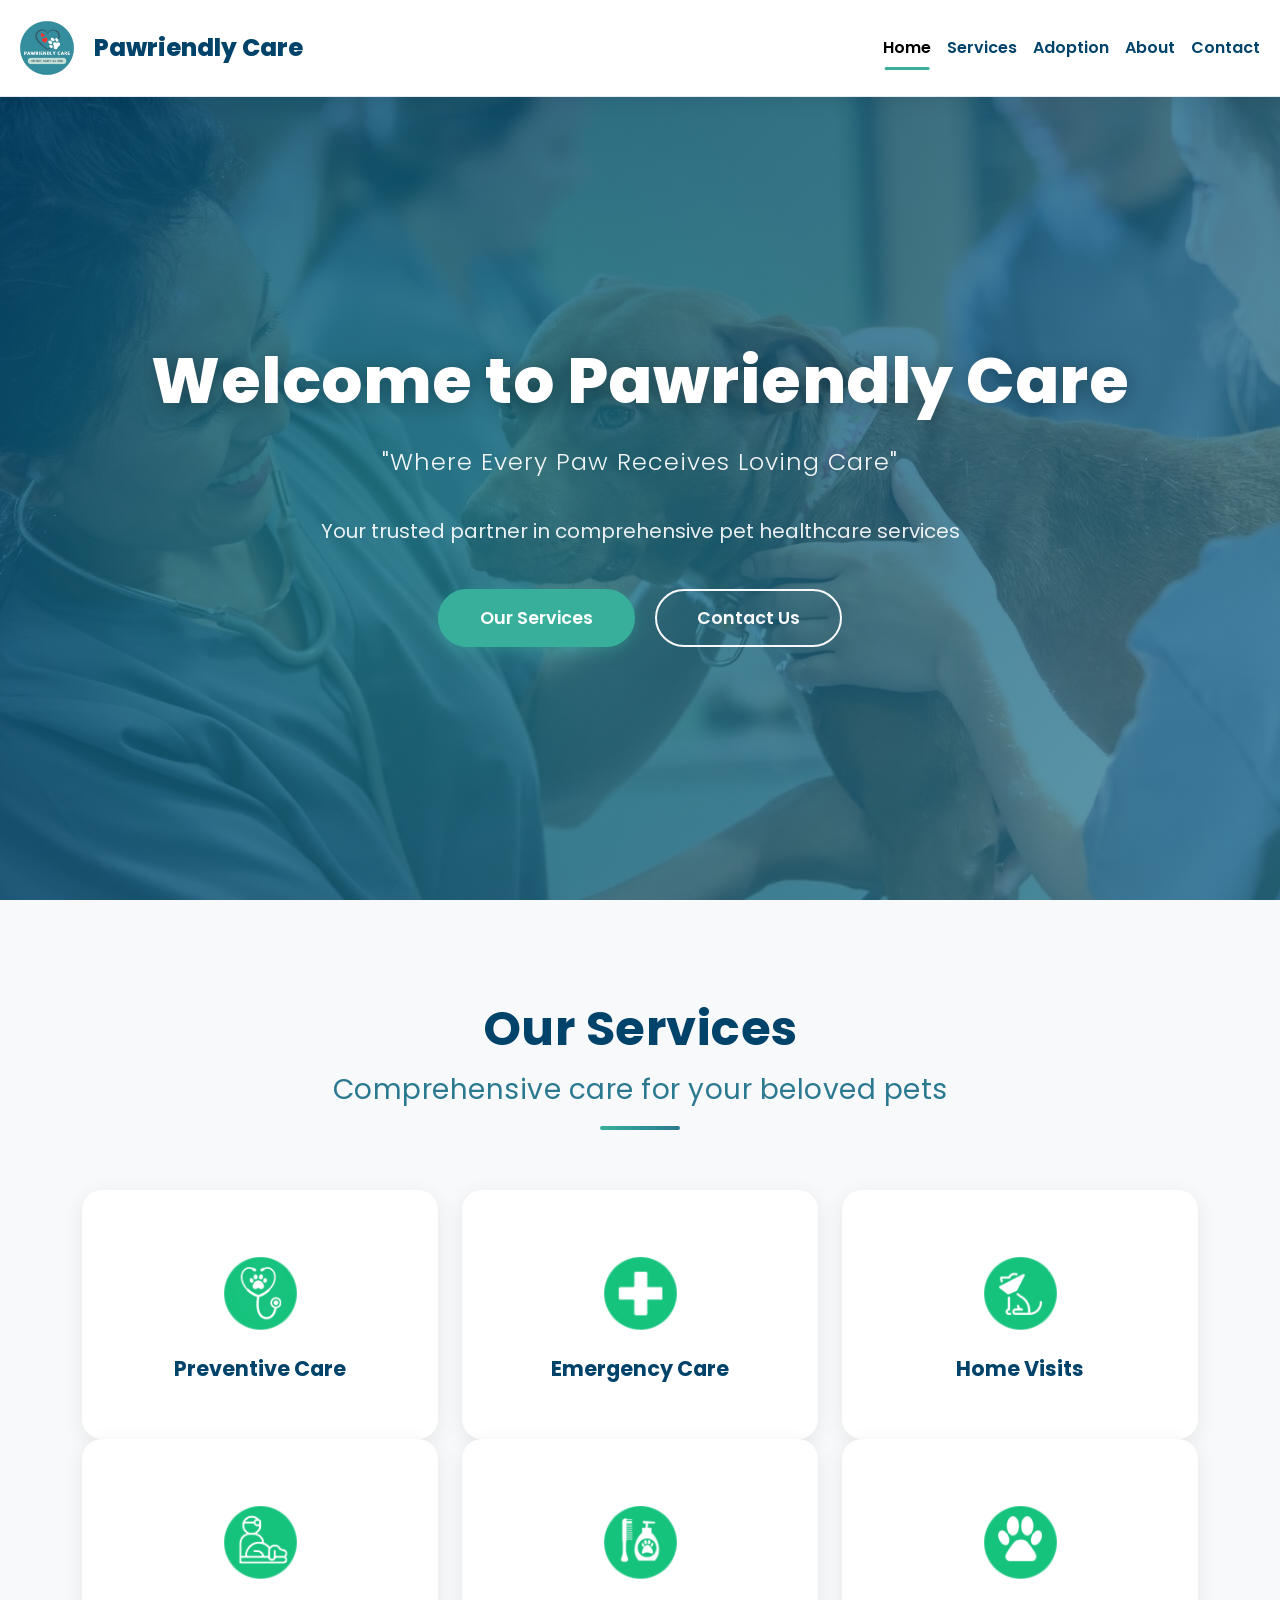
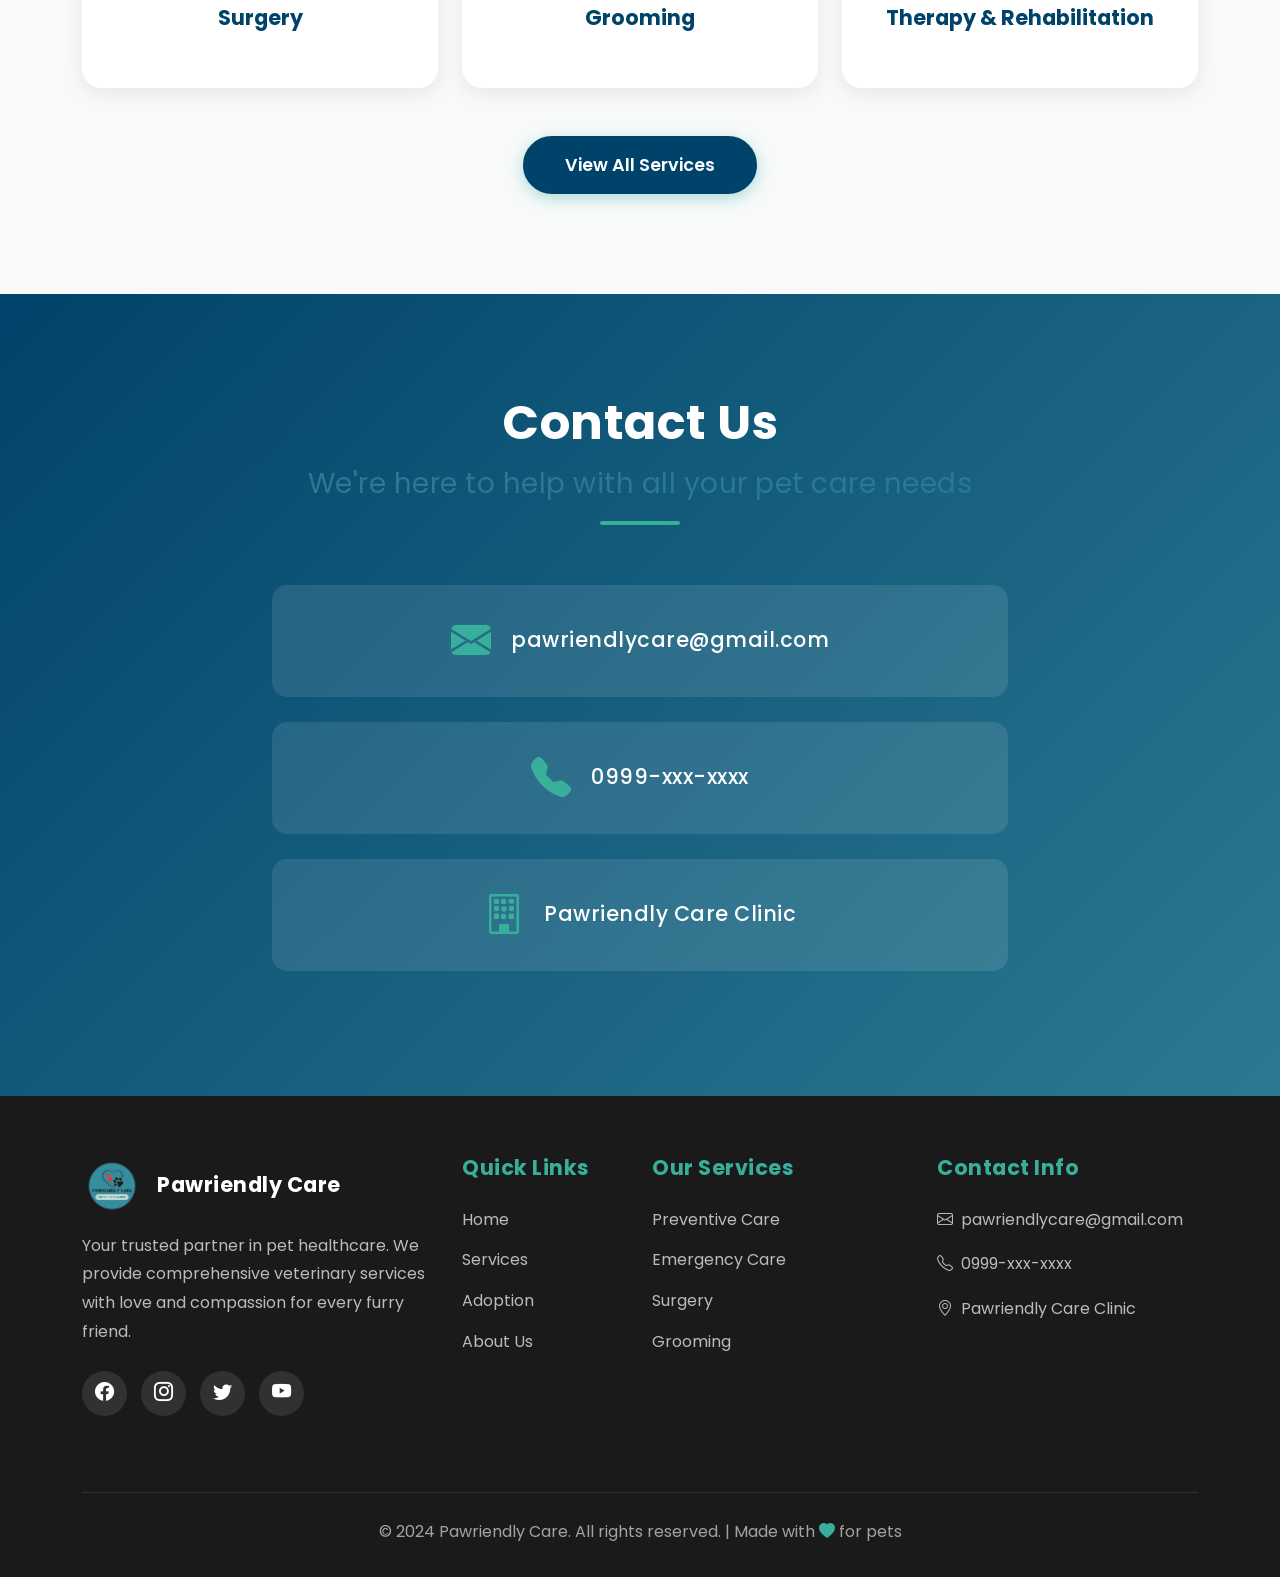
<file: CASE STUDY (PAWRIENDLY CARE)/index.html>
<!doctype html>
<html lang="en">

<head>
    <meta charset="utf-8">
    <meta name="viewport" content="width=device-width, initial-scale=1">
    <title>Pawriendly Care - Your Trusted Pet Healthcare Partner</title>
    <link rel="shortcut icon" type="image/x-icon" href="Pics/vetLogo.png">
    <link href="https://cdn.jsdelivr.net/npm/bootstrap@5.3.3/dist/css/bootstrap.min.css" rel="stylesheet"
        integrity="sha384-QWTKZyjpPEjISv5WaRU9OFeRpok6YctnYmDr5pNlyT2bRjXh0JMhjY6hW+ALEwIH" crossorigin="anonymous">
    <link
        href="https://fonts.googleapis.com/css2?family=Poppins:ital,wght@0,100;0,200;0,300;0,400;0,500;0,600;0,700;0,800&display=swap"
        rel="stylesheet">
    <link rel="stylesheet" href="https://cdn.jsdelivr.net/npm/bootstrap-icons@1.3.0/font/bootstrap-icons.css">
    <link rel="stylesheet" href="style.css">
    <script src="https://cdn.jsdelivr.net/npm/bootstrap@5.3.3/dist/js/bootstrap.bundle.min.js"
        integrity="sha384-YvpcrYf0tY3lHB60NNkmXc5s9fDVZLESaAA55NDzOxhy9GkcIdslK1eN7N6jIeHz"
        crossorigin="anonymous"></script>
</head>

<body>
    <!-- Navigation -->
    <nav class="navbar navbar-expand-lg navbar-light bg-white">
        <div class="container-fluid">
            <a class="navbar-brand" href="index.html">
                <img class="icon" src="Pics/vetLogo.png" style="height: 70px; width: 70px;" alt="Logo">
                Pawriendly Care
            </a>
            <button class="navbar-toggler" type="button" data-bs-toggle="collapse" data-bs-target="#navbarNav"
                aria-controls="navbarNav" aria-expanded="false" aria-label="Toggle navigation">
                <span class="navbar-toggler-icon"></span>
            </button>
            <div class="collapse navbar-collapse sticky-bar" id="navbarNav">
                <ul class="navbar-nav ms-auto">
                    <li class="nav-item">
                        <a class="nav-link active" aria-current="page" href="index.html">Home</a>
                    </li>
                    <li class="nav-item">
                        <a class="nav-link" href="services.html">Services</a>
                    </li>
                    <li class="nav-item">
                        <a class="nav-link" href="adoption.html">Adoption</a>
                    </li>
                    <li class="nav-item">
                        <a class="nav-link" href="about.html">About</a>
                    </li>
                    <li class="nav-item">
                        <a class="nav-link" href="#contact">Contact</a>
                    </li>
                </ul>
            </div>
        </div>
    </nav>

    <!-- Hero Section -->
    <section id="home">
        <div class="container">
            <div class="row justify-content-center">
                <div class="col-12 text-center">
                    <h1>Welcome to Pawriendly Care</h1>
                    <p class="slogan">"Where Every Paw Receives Loving Care"</p>
                    <p class="subtitle">Your trusted partner in comprehensive pet healthcare services</p>
                    <div class="mt-4">
                        <a href="services.html" class="btn btn-primary me-3">Our Services</a>
                        <a href="#contact" class="btn btn-outline-light">Contact Us</a>
                    </div>
                </div>
            </div>
        </div>
    </section>

    <!-- Services Preview Section -->
    <section id="services">
        <div class="container">
            <div class="row">
                <div class="col-12 section-intro">
                    <h1>Our Services</h1>
                    <h3>Comprehensive care for your beloved pets</h3>
                    <div class="hline"></div>
                </div>
            </div>
            <div class="row">
                <div class="col-lg-4 col-md-6">
                    <div class="icon-box" data-service="Preventive Care" data-bs-toggle="modal"
                        data-bs-target="#serviceModal">
                        <img src="Pics/icon_PREVENTIVE-CARE.png" alt="Preventive Care Icon"
                            style="width: 90px; height: 90px;">
                        <h4>Preventive Care</h4>
                    </div>
                </div>
                <div class="col-lg-4 col-md-6">
                    <div class="icon-box" data-service="Emergency Care" data-bs-toggle="modal"
                        data-bs-target="#serviceModal">
                        <img src="Pics/icon_EMERGENCY.png" alt="Emergency Icon" style="width: 90px; height: 90px;">
                        <h4>Emergency Care</h4>
                    </div>
                </div>
                <div class="col-lg-4 col-md-6">
                    <div class="icon-box" data-service="Home Visits" data-bs-toggle="modal"
                        data-bs-target="#serviceModal">
                        <img src="Pics/icon_OUTPATIENT-INPATIENT.png" alt="Home Visits Icon"
                            style="width: 90px; height: 90px;">
                        <h4>Home Visits</h4>
                    </div>
                </div>
                <div class="col-lg-4 col-md-6">
                    <div class="icon-box" data-service="Surgery" data-bs-toggle="modal" data-bs-target="#serviceModal">
                        <img src="Pics/icon_SURGERY.png" alt="Surgery Icon" style="width: 90px; height: 90px;">
                        <h4>Surgery</h4>
                    </div>
                </div>
                <div class="col-lg-4 col-md-6">
                    <div class="icon-box" data-service="Grooming" data-bs-toggle="modal"
                        data-bs-target="#serviceModal">
                        <img src="Pics/icon_GROOMING.png" alt="Grooming Icon" style="width: 90px; height: 90px;">
                        <h4>Grooming</h4>
                    </div>
                </div>
                <div class="col-lg-4 col-md-6">
                    <div class="icon-box" data-service="Therapy and Rehabilitation" data-bs-toggle="modal"
                        data-bs-target="#serviceModal">
                        <img src="Pics/icon_REHAB.png" alt="Rehab Icon" style="width: 90px; height: 90px;">
                        <h4>Therapy & Rehabilitation</h4>
                    </div>
                </div>
            </div>
            <div class="row mt-5">
                <div class="col-12 text-center">
                    <a href="services.html" class="btn btn-primary"
                        style="background: var(--primary-color); border-color: var(--primary-color);">View All Services</a>
                </div>
            </div>
        </div>
    </section>

    <!-- Contact Section -->
    <section id="contact">
        <div class="container">
            <div class="row">
                <div class="col-12 section-intro">
                    <h1>Contact Us</h1>
                    <h3>We're here to help with all your pet care needs</h3>
                    <div class="hline"></div>
                </div>
            </div>
            <div class="row justify-content-center">
                <div class="col-lg-8">
                    <div class="contact-item">
                        <i class="bi bi-envelope-fill"></i>
                        <h3>pawriendlycare@gmail.com</h3>
                    </div>
                    <div class="contact-item">
                        <i class="bi bi-telephone-fill"></i>
                        <h3>0999-xxx-xxxx</h3>
                    </div>
                    <div class="contact-item">
                        <i class="bi bi-building"></i>
                        <h3>Pawriendly Care Clinic</h3>
                    </div>
                </div>
            </div>
        </div>
    </section>

    <!-- Footer -->
    <footer>
        <div class="container">
            <div class="row">
                <div class="col-lg-4 col-md-6 mb-4">
                    <div class="d-flex align-items-center mb-3">
                        <img src="Pics/vetLogo.png" alt="Logo" style="height: 60px; width: 60px; margin-right: 15px;">
                        <h4 style="margin: 0; color: var(--white);">Pawriendly Care</h4>
                    </div>
                    <p>Your trusted partner in pet healthcare. We provide comprehensive veterinary services with love
                        and compassion for every furry friend.</p>
                    <div class="social-icons mt-4">
                        <a href="#"><i class="bi bi-facebook"></i></a>
                        <a href="#"><i class="bi bi-instagram"></i></a>
                        <a href="#"><i class="bi bi-twitter"></i></a>
                        <a href="#"><i class="bi bi-youtube"></i></a>
                    </div>
                </div>
                <div class="col-lg-2 col-md-6 mb-4">
                    <h4>Quick Links</h4>
                    <a href="index.html">Home</a>
                    <a href="services.html">Services</a>
                    <a href="adoption.html">Adoption</a>
                    <a href="about.html">About Us</a>
                </div>
                <div class="col-lg-3 col-md-6 mb-4">
                    <h4>Our Services</h4>
                    <a href="services.html">Preventive Care</a>
                    <a href="services.html">Emergency Care</a>
                    <a href="services.html">Surgery</a>
                    <a href="services.html">Grooming</a>
                </div>
                <div class="col-lg-3 col-md-6 mb-4">
                    <h4>Contact Info</h4>
                    <p><i class="bi bi-envelope me-2"></i>pawriendlycare@gmail.com</p>
                    <p><i class="bi bi-telephone me-2"></i>0999-xxx-xxxx</p>
                    <p><i class="bi bi-geo-alt me-2"></i>Pawriendly Care Clinic</p>
                </div>
            </div>
            <div class="footer-bottom">
                <p>&copy; 2024 Pawriendly Care. All rights reserved. | Made with <i class="bi bi-heart-fill"
                        style="color: var(--accent-color);"></i> for pets</p>
            </div>
        </div>
    </footer>

    <!-- Service Modal -->
    <div class="modal fade" id="serviceModal" tabindex="-1" aria-labelledby="serviceModalLabel" aria-hidden="true">
        <div class="modal-dialog">
            <div class="modal-content">
                <div class="modal-header">
                    <h5 class="modal-title" id="serviceModalLabel">Service</h5>
                    <button type="button" class="btn-close" data-bs-dismiss="modal" aria-label="Close"></button>
                </div>
                <div class="modal-body" id="serviceModalBody">
                </div>
                <div class="modal-footer">
                    <button type="button" class="btn btn-primary" id="viewBranchesButton" data-bs-toggle="modal"
                        data-bs-target="#branchModal" style="display: none;">View Branches</button>
                    <button type="button" class="btn btn-secondary" data-bs-dismiss="modal">Close</button>
                </div>
            </div>
        </div>
    </div>

    <!-- Branch Modal -->
    <div class="modal fade" id="branchModal" tabindex="-1" aria-labelledby="branchModalLabel" aria-hidden="true">
        <div class="modal-dialog">
            <div class="modal-content">
                <div class="modal-header">
                    <h5 class="modal-title" id="branchModalLabel">Branches</h5>
                    <button type="button" class="btn-close" data-bs-dismiss="modal" aria-label="Close"></button>
                </div>
                <div class="modal-body" id="branchModalBody">
                </div>
                <div class="modal-footer">
                    <button type="button" class="btn btn-secondary" data-bs-dismiss="modal">Close</button>
                </div>
            </div>
        </div>
    </div>

    <script>
        const serviceDescriptions = {
            "Preventive Care": {
                description: "Prevention is the key to your pet’s health. Our wellness programs start with a comprehensive physical exam and includes a vaccination program, internal and external parasite control and prevention, and advice on general pet care and nutrition for all life stages.",
                image: "Pics/preventive_care.jpg"
            },
            "Emergency Care": {
                description: "We provide 24/7 emergency care services to handle any urgent medical needs your pet may have. If your pet is experiencing a life-threatening emergency and needs to be seen immediately. Our veterinarian on duty can assess the nature of the emergency and give you advice while you are on your way. Emergency fees apply.",
                image: "Pics/emergency_care.jpg"
            },
            "Home Visits": {
                description: "Our home visit services allow your pet to receive veterinary care in the comfort of your home. In general, we recommend you visit a comprehensively equipped and staffed practice near you if your pet is ill. However, we do understand there are occasions where this might not be possible. To help make life less stressful for everyone, we offer visits at home to ensure your pet receives exceptional care, no matter the circumstance.",
                image: "Pics/home_visits.jpg"
            },
            "Surgery": {
                description: "Our teams of veterinary surgeons perform routine elective procedures like spaying and neutering, as well as complicated soft-tissue and orthopedic surgeries, following the strictest surgical guidelines to minimize risks and complications and to produce positive outcomes.",
                image: "Pics/surgery.jpg"
            },
            "Grooming": {
                description: "We offer comprehensive grooming packages for both dogs and cats, as well as short- and long-term accommodation packages for owners who need to leave their pets in our care temporarily. We also have in-house pet stores that are one-stop shops for all pet needs, from food to accessories.",
                image: "Pics/grooming.jpg"
            },
            "Therapy and Rehabilitation": {
                description: "We have different programs to increase mobility, reduce pain and promote healing from surgery, injury or chronic conditions. Should clients prefer non-invasive, drug-free treatments for their pets, we recommend procedures such as laser therapy, ultrasound therapy, hydrotherapy and electrostimulation.",
                image: "Pics/therapy_rehabilitation.jpg"
            }
        };

        const branchInformation = {
            "Preventive Care": "<ul><li>Duhone Pawriendly Care Clinic</li><li>Manila Clinic</li><li>Eastwood Clinic</li><li>Bulacan Clinic</li></ul>",
            "Emergency Care": "<ul><li>Duhone Pawriendly Care Clinic</li><li>Manila Clinic</li><li>Eastwood Clinic</li></ul>",
            "Home Visits": "<ul><li>Duhone Pawriendly Care Clinic</li><li>Eastwood Clinic</li><li>Bulacan Clinic</li></ul>",
            "Surgery": "<ul><li>Duhone Pawriendly Care Clinic</li><li>Manila Clinic</li><li>Eastwood Clinic</li></ul>",
            "Grooming": "<ul><li>Duhone Pawriendly Care Clinic</li><li>Eastwood Clinic</li><li>Bulacan Clinic</li></ul>",
            "Therapy and Rehabilitation": "<ul><li>Duhone Pawriendly Care Clinic</li><li>Eastwood Clinic</li><li>Manila Clinic</li><li>Bulacan Clinic</li></ul>"
        };

        document.getElementById('serviceModal').addEventListener('show.bs.modal', function (event) {
            const button = event.relatedTarget;
            const service = button.getAttribute('data-service');
            const modalTitle = document.getElementById('serviceModalLabel');
            const modalBody = document.getElementById('serviceModalBody');
            const viewBranchesButton = document.getElementById('viewBranchesButton');

            modalTitle.textContent = service;
            modalBody.innerHTML = `<p>${serviceDescriptions[service].description}</p><img src="${serviceDescriptions[service].image}" alt="${service}" class="img-fluid w-100">`;
            viewBranchesButton.style.display = 'inline-block';
            viewBranchesButton.setAttribute('data-service', service);
        });

        document.getElementById('branchModal').addEventListener('show.bs.modal', function (event) {
            const button = event.relatedTarget;
            const service = button.getAttribute('data-service');
            const modalTitle = document.getElementById('branchModalLabel');
            const modalBody = document.getElementById('branchModalBody');

            modalTitle.textContent = `${service} - Branches`;
            modalBody.innerHTML = branchInformation[service];
        });

        // Navbar scroll effect
        window.addEventListener('scroll', function () {
            const navbar = document.querySelector('.navbar');
            if (window.scrollY > 50) {
                navbar.classList.add('scrolled');
            } else {
                navbar.classList.remove('scrolled');
            }
        });
    </script>
</body>

</html>
</file>
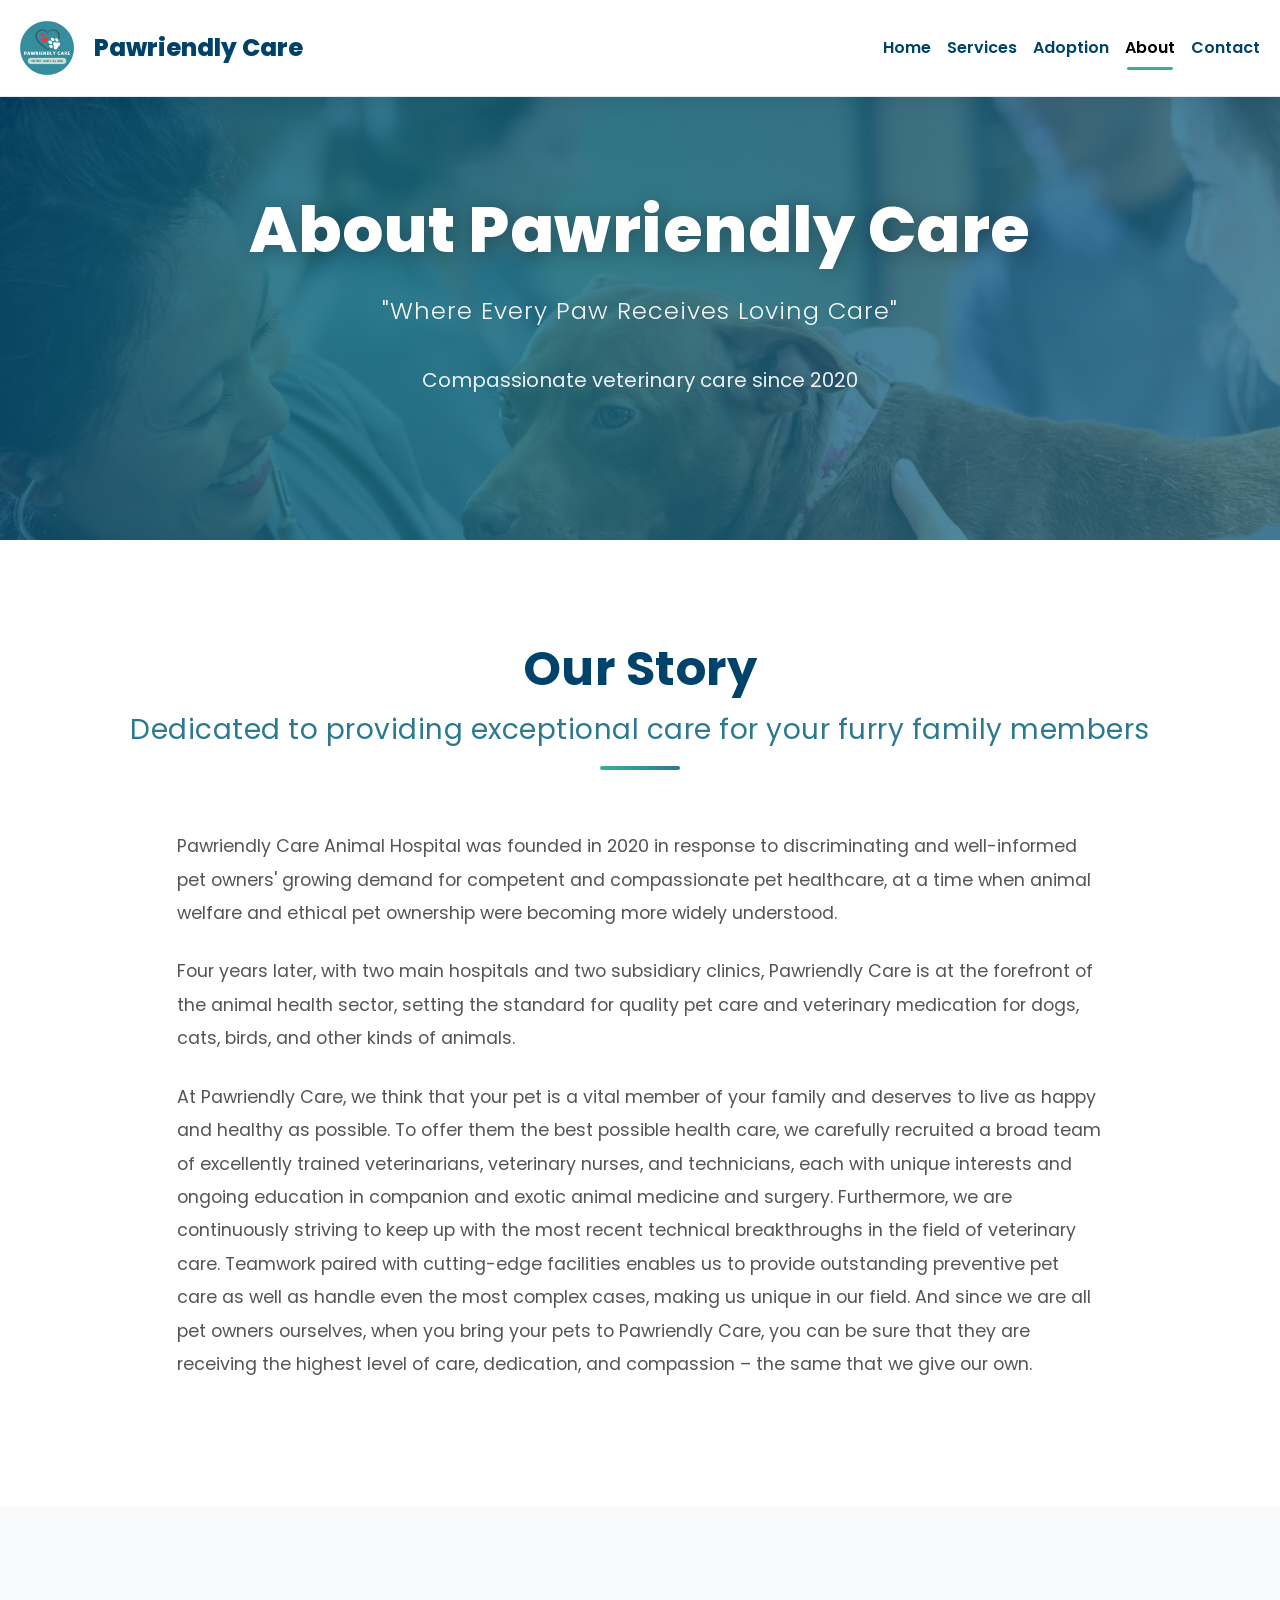
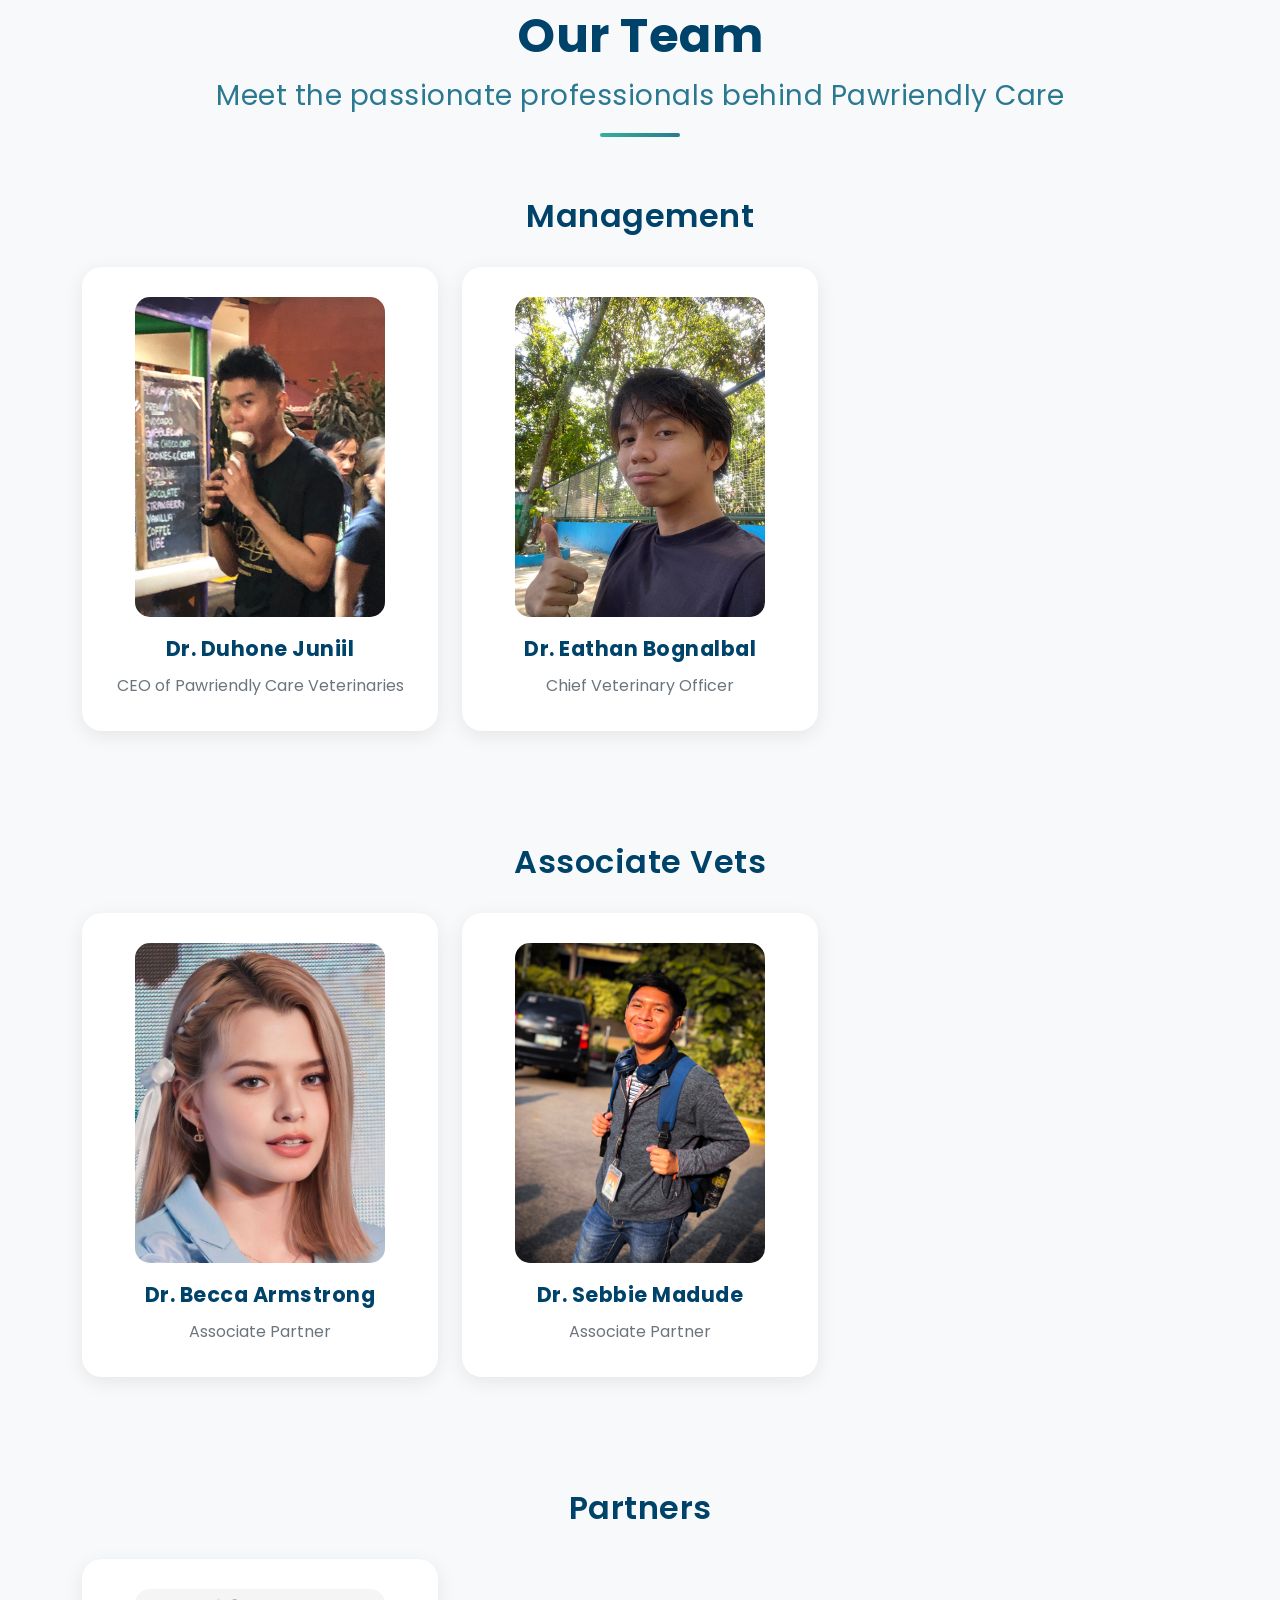
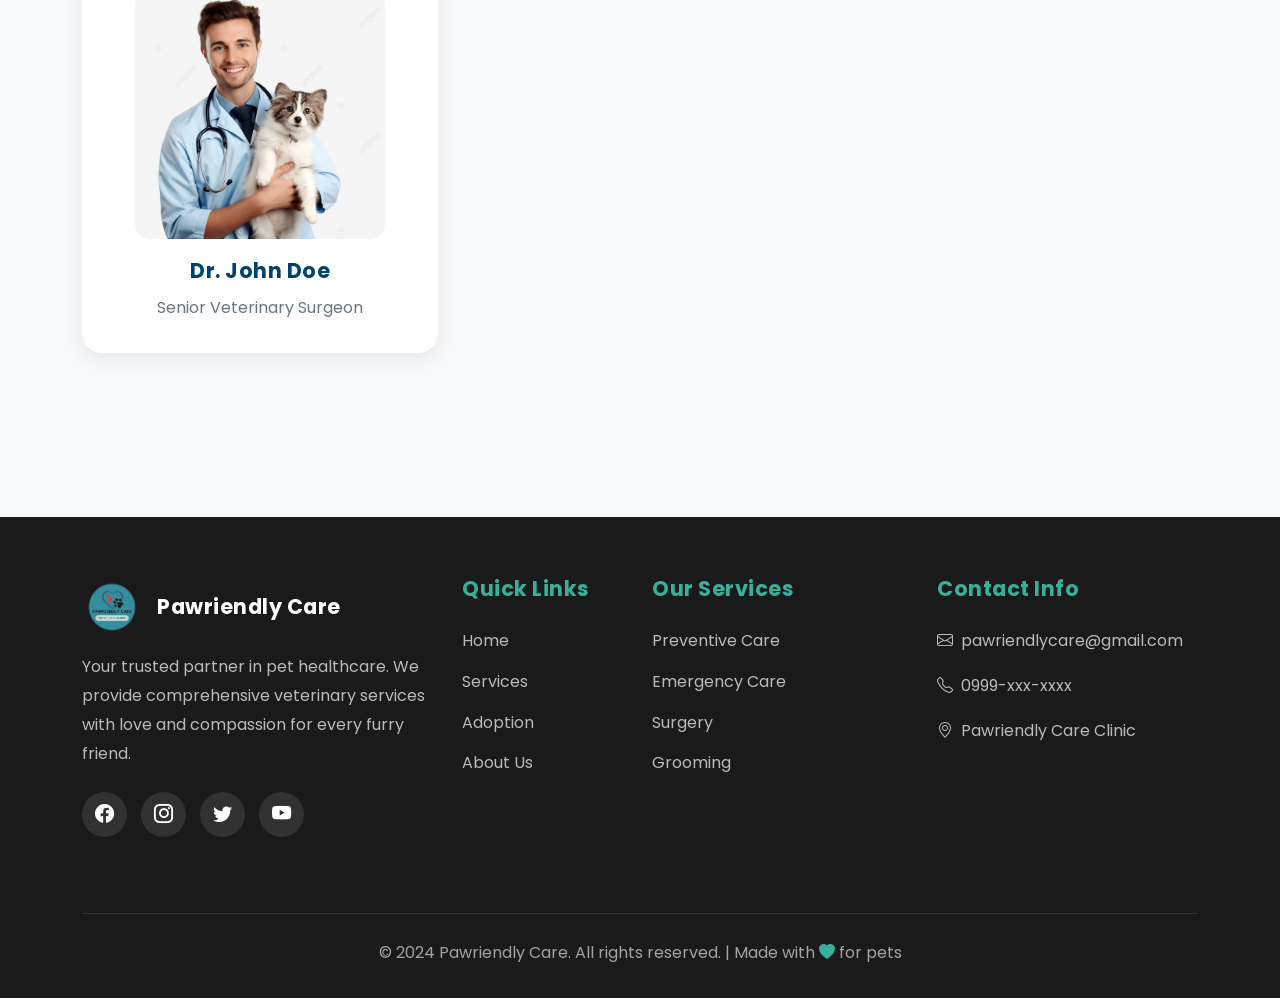
<file: CASE STUDY (PAWRIENDLY CARE)/About.html>
<!doctype html>
<html lang="en">

<head>
    <meta charset="utf-8">
    <meta name="viewport" content="width=device-width, initial-scale=1">
    <title>About Us - Pawriendly Care</title>
    <link rel="shortcut icon" type="image/x-icon" href="Pics/vetLogo.png">
    <link href="https://cdn.jsdelivr.net/npm/bootstrap@5.3.3/dist/css/bootstrap.min.css" rel="stylesheet"
        integrity="sha384-QWTKZyjpPEjISv5WaRU9OFeRpok6YctnYmDr5pNlyT2bRjXh0JMhjY6hW+ALEwIH" crossorigin="anonymous">
    <link
        href="https://fonts.googleapis.com/css2?family=Poppins:ital,wght@0,100;0,200;0,300;0,400;0,500;0,600;0,700;0,800&display=swap"
        rel="stylesheet">
    <link rel="stylesheet" href="https://cdn.jsdelivr.net/npm/bootstrap-icons@1.3.0/font/bootstrap-icons.css">
    <link rel="stylesheet" href="style.css">
    <script src="https://cdn.jsdelivr.net/npm/bootstrap@5.3.3/dist/js/bootstrap.bundle.min.js"
        integrity="sha384-YvpcrYf0tY3lHB60NNkmXc5s9fDVZLESaAA55NDzOxhy9GkcIdslK1eN7N6jIeHz"
        crossorigin="anonymous"></script>
</head>

<body>
    <!-- Navigation -->
    <nav class="navbar navbar-expand-lg navbar-light bg-white">
        <div class="container-fluid">
            <a class="navbar-brand" href="index.html">
                <img class="icon" src="Pics/vetLogo.png" style="height: 70px; width: 70px;" alt="Logo">
                Pawriendly Care
            </a>
            <button class="navbar-toggler" type="button" data-bs-toggle="collapse" data-bs-target="#navbarNav"
                aria-controls="navbarNav" aria-expanded="false" aria-label="Toggle navigation">
                <span class="navbar-toggler-icon"></span>
            </button>
            <div class="collapse navbar-collapse sticky-bar" id="navbarNav">
                <ul class="navbar-nav ms-auto">
                    <li class="nav-item">
                        <a class="nav-link" href="index.html">Home</a>
                    </li>
                    <li class="nav-item">
                        <a class="nav-link" href="services.html">Services</a>
                    </li>
                    <li class="nav-item">
                        <a class="nav-link" href="adoption.html">Adoption</a>
                    </li>
                    <li class="nav-item">
                        <a class="nav-link active" aria-current="page" href="about.html">About</a>
                    </li>
                    <li class="nav-item">
                        <a class="nav-link" href="index.html#contact">Contact</a>
                    </li>
                </ul>
            </div>
        </div>
    </nav>

    <!-- Page Header -->
    <section id="home" style="min-height: 50vh;">
        <div class="container">
            <div class="row justify-content-center">
                <div class="col-12 text-center">
                    <h1>About Pawriendly Care</h1>
                    <p class="slogan">"Where Every Paw Receives Loving Care"</p>
                    <p class="subtitle">Compassionate veterinary care since 2020</p>
                </div>
            </div>
        </div>
    </section>

    <!-- About Section -->
    <section id="about">
        <div class="container">
            <div class="row">
                <div class="col-12 section-intro">
                    <h1>Our Story</h1>
                    <h3>Dedicated to providing exceptional care for your furry family members</h3>
                    <div class="hline"></div>
                </div>
            </div>
            <div class="row justify-content-center">
                <div class="col-lg-10">
                    <p style="font-size: 1.1rem; line-height: 1.9; color: #555; margin-bottom: 25px;">
                        Pawriendly Care Animal Hospital was founded in 2020 in response to discriminating and well-informed pet owners' growing demand for competent and compassionate pet healthcare, at a time when animal welfare and ethical pet ownership were becoming more widely understood.
                    </p>
                    <p style="font-size: 1.1rem; line-height: 1.9; color: #555; margin-bottom: 25px;">
                        Four years later, with two main hospitals and two subsidiary clinics, Pawriendly Care is at the forefront of the animal health sector, setting the standard for quality pet care and veterinary medication for dogs, cats, birds, and other kinds of animals.
                    </p>
                    <p style="font-size: 1.1rem; line-height: 1.9; color: #555;">
                        At Pawriendly Care, we think that your pet is a vital member of your family and deserves to live as happy and healthy as possible. To offer them the best possible health care, we carefully recruited a broad team of excellently trained veterinarians, veterinary nurses, and technicians, each with unique interests and ongoing education in companion and exotic animal medicine and surgery. Furthermore, we are continuously striving to keep up with the most recent technical breakthroughs in the field of veterinary care. Teamwork paired with cutting-edge facilities enables us to provide outstanding preventive pet care as well as handle even the most complex cases, making us unique in our field. And since we are all pet owners ourselves, when you bring your pets to Pawriendly Care, you can be sure that they are receiving the highest level of care, dedication, and compassion – the same that we give our own.
                    </p>
                </div>
            </div>
        </div>
    </section>

    <!-- Team Section -->
    <section id="team">
        <div class="container">
            <div class="row">
                <div class="col-12 section-intro">
                    <h1>Our Team</h1>
                    <h3>Meet the passionate professionals behind Pawriendly Care</h3>
                    <div class="hline"></div>
                </div>
            </div>

            <!-- Management -->
            <div class="row mb-5">
                <div class="col-12 text-center mb-4">
                    <h2 style="color: var(--primary-color); font-weight: 600;">Management</h2>
                </div>
                <div class="col-lg-4 col-md-6 mb-4">
                    <div class="team-card">
                        <img src="Pics/IMG_3205.jpg" alt="Dr. Duhone Juniil" class="img-fluid">
                        <h5>Dr. Duhone Juniil</h5>
                        <p>CEO of Pawriendly Care Veterinaries</p>
                    </div>
                </div>
                <div class="col-lg-4 col-md-6 mb-4">
                    <div class="team-card">
                        <img src="Pics/dr6.jpg" alt="Dr. Eathan Bognalbal" class="img-fluid">
                        <h5>Dr. Eathan Bognalbal</h5>
                        <p>Chief Veterinary Officer</p>
                    </div>
                </div>
            </div>

            <!-- Associate Vets -->
            <div class="row mb-5">
                <div class="col-12 text-center mb-4">
                    <h2 style="color: var(--primary-color); font-weight: 600;">Associate Vets</h2>
                </div>
                <div class="col-lg-4 col-md-6 mb-4">
                    <div class="team-card">
                        <img src="Pics/dr3.png" alt="Dr. Becca Armstrong" class="img-fluid">
                        <h5>Dr. Becca Armstrong</h5>
                        <p>Associate Partner</p>
                    </div>
                </div>
                <div class="col-lg-4 col-md-6 mb-4">
                    <div class="team-card">
                        <img src="Pics/IMG_3216.png" alt="Dr. Sebbie Madude" class="img-fluid">
                        <h5>Dr. Sebbie Madude</h5>
                        <p>Associate Partner</p>
                    </div>
                </div>
            </div>

            <!-- Partners -->
            <div class="row">
                <div class="col-12 text-center mb-4">
                    <h2 style="color: var(--primary-color); font-weight: 600;">Partners</h2>
                </div>
                <div class="col-lg-4 col-md-6 mb-4">
                    <div class="team-card">
                        <img src="Pics/dr6.png" alt="Dr. John Doe" class="img-fluid">
                        <h5>Dr. John Doe</h5>
                        <p>Senior Veterinary Surgeon</p>
                    </div>
                </div>
            </div>
        </div>
    </section>

    <!-- Footer -->
    <footer>
        <div class="container">
            <div class="row">
                <div class="col-lg-4 col-md-6 mb-4">
                    <div class="d-flex align-items-center mb-3">
                        <img src="Pics/vetLogo.png" alt="Logo" style="height: 60px; width: 60px; margin-right: 15px;">
                        <h4 style="margin: 0; color: var(--white);">Pawriendly Care</h4>
                    </div>
                    <p>Your trusted partner in pet healthcare. We provide comprehensive veterinary services with love
                        and compassion for every furry friend.</p>
                    <div class="social-icons mt-4">
                        <a href="#"><i class="bi bi-facebook"></i></a>
                        <a href="#"><i class="bi bi-instagram"></i></a>
                        <a href="#"><i class="bi bi-twitter"></i></a>
                        <a href="#"><i class="bi bi-youtube"></i></a>
                    </div>
                </div>
                <div class="col-lg-2 col-md-6 mb-4">
                    <h4>Quick Links</h4>
                    <a href="index.html">Home</a>
                    <a href="services.html">Services</a>
                    <a href="adoption.html">Adoption</a>
                    <a href="about.html">About Us</a>
                </div>
                <div class="col-lg-3 col-md-6 mb-4">
                    <h4>Our Services</h4>
                    <a href="services.html">Preventive Care</a>
                    <a href="services.html">Emergency Care</a>
                    <a href="services.html">Surgery</a>
                    <a href="services.html">Grooming</a>
                </div>
                <div class="col-lg-3 col-md-6 mb-4">
                    <h4>Contact Info</h4>
                    <p><i class="bi bi-envelope me-2"></i>pawriendlycare@gmail.com</p>
                    <p><i class="bi bi-telephone me-2"></i>0999-xxx-xxxx</p>
                    <p><i class="bi bi-geo-alt me-2"></i>Pawriendly Care Clinic</p>
                </div>
            </div>
            <div class="footer-bottom">
                <p>&copy; 2024 Pawriendly Care. All rights reserved. | Made with <i class="bi bi-heart-fill"
                        style="color: var(--accent-color);"></i> for pets</p>
            </div>
        </div>
    </footer>

    <script>
        // Navbar scroll effect
        window.addEventListener('scroll', function () {
            const navbar = document.querySelector('.navbar');
            if (window.scrollY > 50) {
                navbar.classList.add('scrolled');
            } else {
                navbar.classList.remove('scrolled');
            }
        });
    </script>
</body>

</html>
</file>
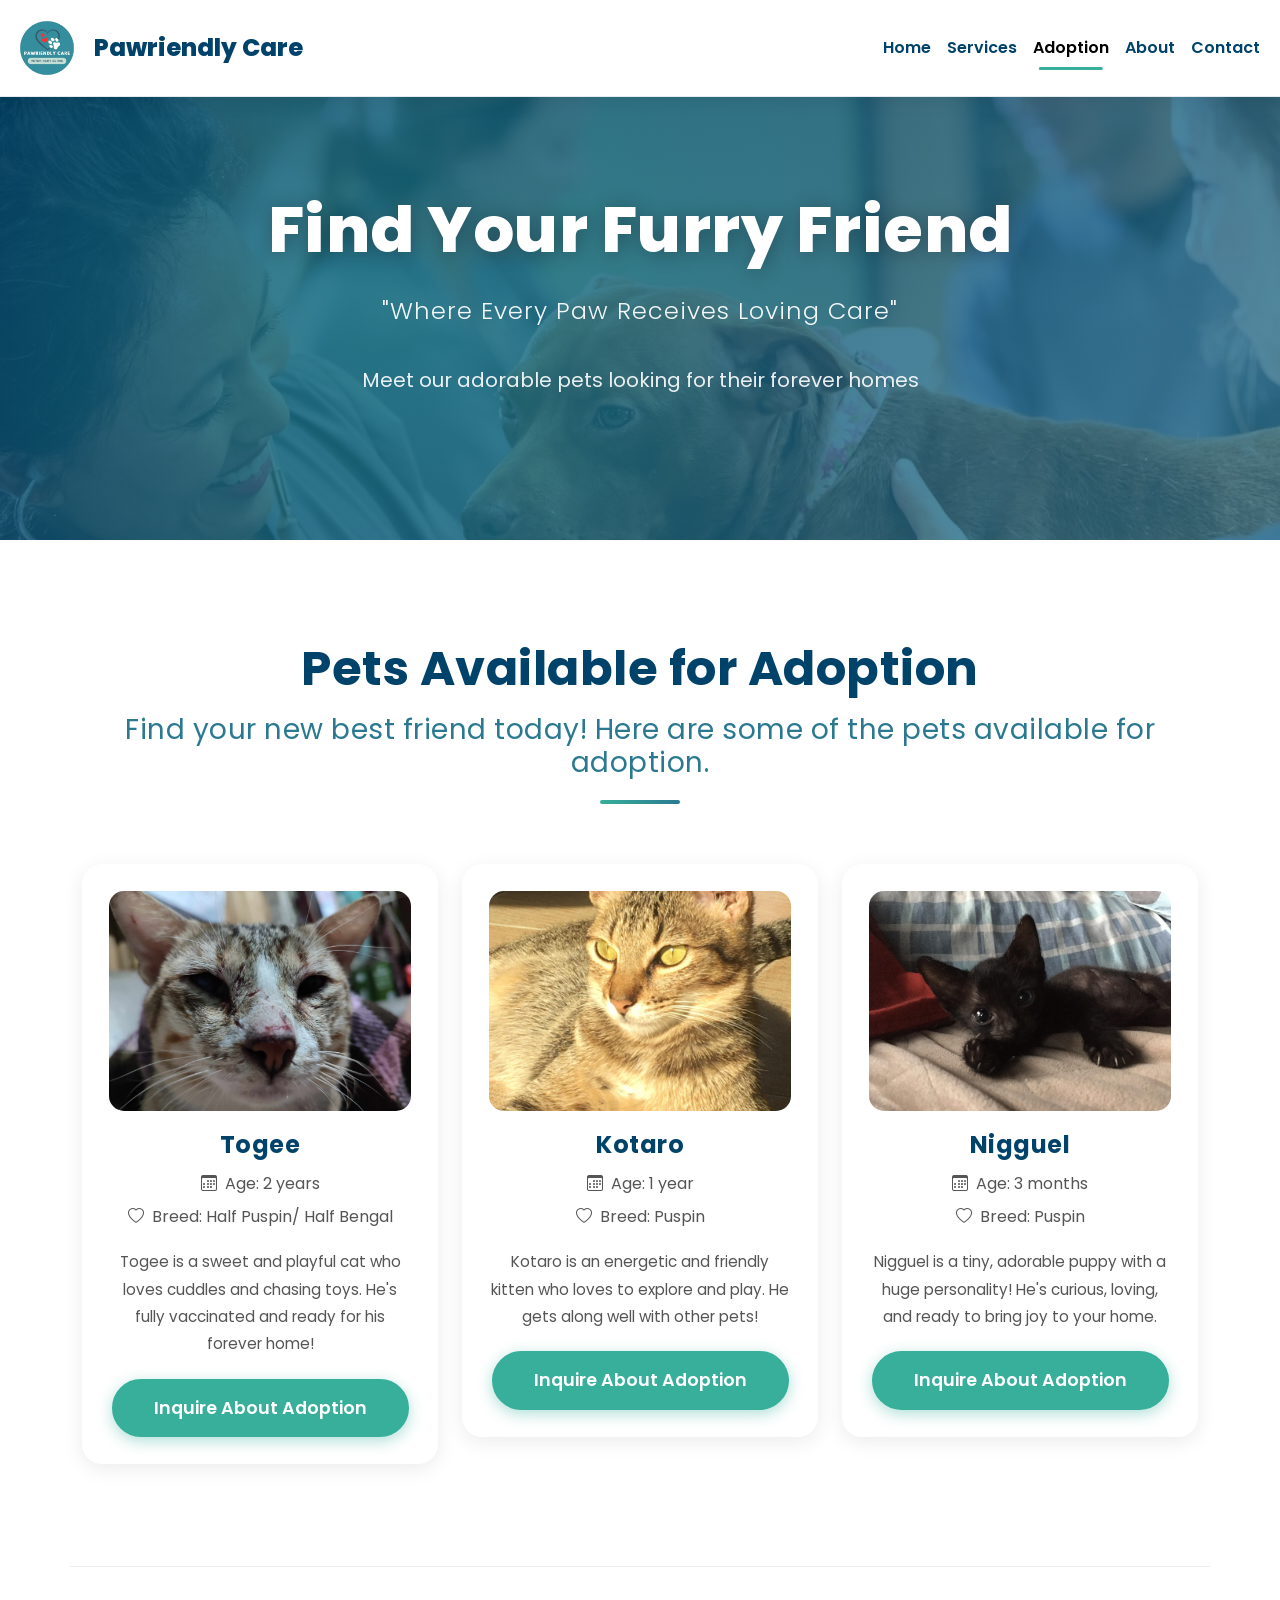
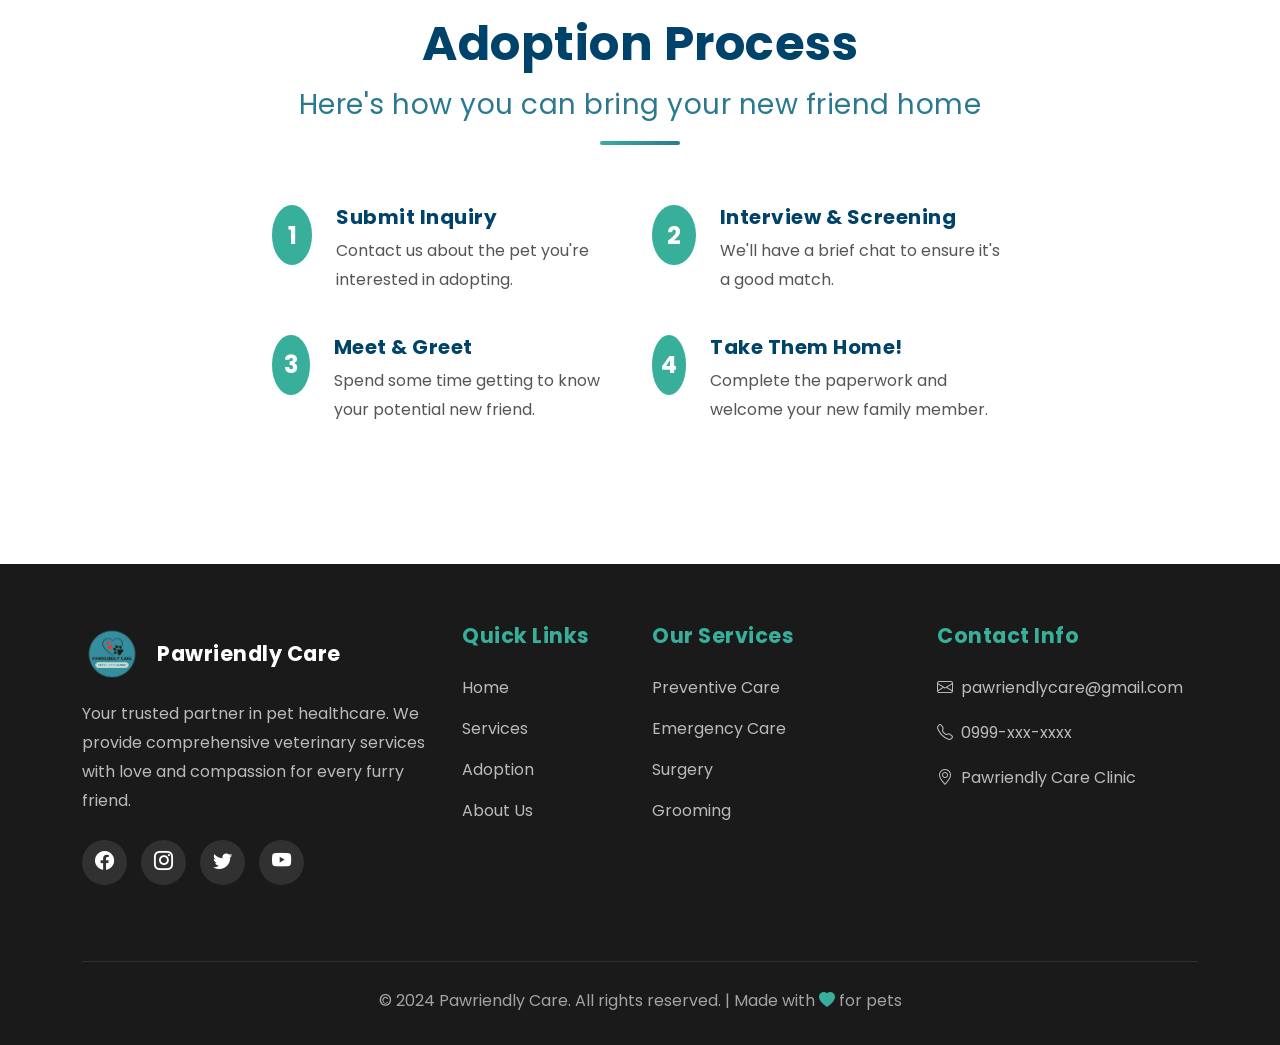
<file: CASE STUDY (PAWRIENDLY CARE)/Adoption.html>
<!doctype html>
<html lang="en">

<head>
    <meta charset="utf-8">
    <meta name="viewport" content="width=device-width, initial-scale=1">
    <title>Pet Adoption - Pawriendly Care</title>
    <link rel="shortcut icon" type="image/x-icon" href="Pics/vetLogo.png">
    <link href="https://cdn.jsdelivr.net/npm/bootstrap@5.3.3/dist/css/bootstrap.min.css" rel="stylesheet"
        integrity="sha384-QWTKZyjpPEjISv5WaRU9OFeRpok6YctnYmDr5pNlyT2bRjXh0JMhjY6hW+ALEwIH" crossorigin="anonymous">
    <link
        href="https://fonts.googleapis.com/css2?family=Poppins:ital,wght@0,100;0,200;0,300;0,400;0,500;0,600;0,700;0,800&display=swap"
        rel="stylesheet">
    <link rel="stylesheet" href="https://cdn.jsdelivr.net/npm/bootstrap-icons@1.3.0/font/bootstrap-icons.css">
    <link rel="stylesheet" href="style.css">
    <script src="https://cdn.jsdelivr.net/npm/bootstrap@5.3.3/dist/js/bootstrap.bundle.min.js"
        integrity="sha384-YvpcrYf0tY3lHB60NNkmXc5s9fDVZLESaAA55NDzOxhy9GkcIdslK1eN7N6jIeHz"
        crossorigin="anonymous"></script>
</head>

<body>
    <!-- Navigation -->
    <nav class="navbar navbar-expand-lg navbar-light bg-white">
        <div class="container-fluid">
            <a class="navbar-brand" href="index.html">
                <img class="icon" src="Pics/vetLogo.png" style="height: 70px; width: 70px;" alt="Logo">
                Pawriendly Care
            </a>
            <button class="navbar-toggler" type="button" data-bs-toggle="collapse" data-bs-target="#navbarNav"
                aria-controls="navbarNav" aria-expanded="false" aria-label="Toggle navigation">
                <span class="navbar-toggler-icon"></span>
            </button>
            <div class="collapse navbar-collapse sticky-bar" id="navbarNav">
                <ul class="navbar-nav ms-auto">
                    <li class="nav-item">
                        <a class="nav-link" href="index.html">Home</a>
                    </li>
                    <li class="nav-item">
                        <a class="nav-link" href="services.html">Services</a>
                    </li>
                    <li class="nav-item">
                        <a class="nav-link active" aria-current="page" href="adoption.html">Adoption</a>
                    </li>
                    <li class="nav-item">
                        <a class="nav-link" href="about.html">About</a>
                    </li>
                    <li class="nav-item">
                        <a class="nav-link" href="index.html#contact">Contact</a>
                    </li>
                </ul>
            </div>
        </div>
    </nav>

    <!-- Page Header -->
    <section id="home" style="min-height: 50vh;">
        <div class="container">
            <div class="row justify-content-center">
                <div class="col-12 text-center">
                    <h1>Find Your Furry Friend</h1>
                    <p class="slogan">"Where Every Paw Receives Loving Care"</p>
                    <p class="subtitle">Meet our adorable pets looking for their forever homes</p>
                </div>
            </div>
        </div>
    </section>

    <!-- Adoption Section -->
    <section id="adoption">
        <div class="container">
            <div class="row">
                <div class="col-12 section-intro">
                    <h1>Pets Available for Adoption</h1>
                    <h3>Find your new best friend today! Here are some of the pets available for adoption.</h3>
                    <div class="hline"></div>
                </div>
            </div>
            <div class="row">
                <!-- Pet Card 1 -->
                <div class="col-lg-4 col-md-6 mb-4">
                    <div class="pet-card">
                        <img src="Pics/pet1.jpg" alt="Togee" class="img-fluid">
                        <h4>Togee</h4>
                        <p><i class="bi bi-calendar3 me-2"></i>Age: 2 years</p>
                        <p><i class="bi bi-heart me-2"></i>Breed: Half Puspin/ Half Bengal</p>
                        <p class="mt-3" style="color: #555; font-weight: 400; font-size: 0.95rem;">Togee is a sweet and playful cat who loves cuddles and chasing toys. He's fully vaccinated and ready for his forever home!</p>
                        <button class="btn btn-primary mt-3" style="background: var(--accent-color); border-color: var(--accent-color);">Inquire About Adoption</button>
                    </div>
                </div>
                <!-- Pet Card 2 -->
                <div class="col-lg-4 col-md-6 mb-4">
                    <div class="pet-card">
                        <img src="Pics/pet2.jpg" alt="Kotaro" class="img-fluid">
                        <h4>Kotaro</h4>
                        <p><i class="bi bi-calendar3 me-2"></i>Age: 1 year</p>
                        <p><i class="bi bi-heart me-2"></i>Breed: Puspin</p>
                        <p class="mt-3" style="color: #555; font-weight: 400; font-size: 0.95rem;">Kotaro is an energetic and friendly kitten who loves to explore and play. He gets along well with other pets!</p>
                        <button class="btn btn-primary mt-3" style="background: var(--accent-color); border-color: var(--accent-color);">Inquire About Adoption</button>
                    </div>
                </div>
                <!-- Pet Card 3 -->
                <div class="col-lg-4 col-md-6 mb-4">
                    <div class="pet-card">
                        <img src="Pics/pet3.jpg" alt="Nigguel" class="img-fluid">
                        <h4>Nigguel</h4>
                        <p><i class="bi bi-calendar3 me-2"></i>Age: 3 months</p>
                        <p><i class="bi bi-heart me-2"></i>Breed: Puspin</p>
                        <p class="mt-3" style="color: #555; font-weight: 400; font-size: 0.95rem;">Nigguel is a tiny, adorable puppy with a huge personality! He's curious, loving, and ready to bring joy to your home.</p>
                        <button class="btn btn-primary mt-3" style="background: var(--accent-color); border-color: var(--accent-color);">Inquire About Adoption</button>
                    </div>
                </div>
            </div>

            <!-- Adoption Info -->
            <div class="row mt-5 pt-5" style="border-top: 1px solid #eee;">
                <div class="col-12 section-intro">
                    <h1>Adoption Process</h1>
                    <h3>Here's how you can bring your new friend home</h3>
                    <div class="hline"></div>
                </div>
                <div class="col-lg-8 mx-auto">
                    <div class="row">
                        <div class="col-md-6 mb-4">
                            <div class="d-flex">
                                <div class="me-4" style="width: 60px; height: 60px; background: var(--accent-color); border-radius: 50%; display: flex; align-items: center; justify-content: center; color: white; font-size: 1.5rem; font-weight: bold;">1</div>
                                <div>
                                    <h5 style="color: var(--primary-color);">Submit Inquiry</h5>
                                    <p style="color: #555; font-weight: 400;">Contact us about the pet you're interested in adopting.</p>
                                </div>
                            </div>
                        </div>
                        <div class="col-md-6 mb-4">
                            <div class="d-flex">
                                <div class="me-4" style="width: 60px; height: 60px; background: var(--accent-color); border-radius: 50%; display: flex; align-items: center; justify-content: center; color: white; font-size: 1.5rem; font-weight: bold;">2</div>
                                <div>
                                    <h5 style="color: var(--primary-color);">Interview & Screening</h5>
                                    <p style="color: #555; font-weight: 400;">We'll have a brief chat to ensure it's a good match.</p>
                                </div>
                            </div>
                        </div>
                        <div class="col-md-6 mb-4">
                            <div class="d-flex">
                                <div class="me-4" style="width: 60px; height: 60px; background: var(--accent-color); border-radius: 50%; display: flex; align-items: center; justify-content: center; color: white; font-size: 1.5rem; font-weight: bold;">3</div>
                                <div>
                                    <h5 style="color: var(--primary-color);">Meet & Greet</h5>
                                    <p style="color: #555; font-weight: 400;">Spend some time getting to know your potential new friend.</p>
                                </div>
                            </div>
                        </div>
                        <div class="col-md-6 mb-4">
                            <div class="d-flex">
                                <div class="me-4" style="width: 60px; height: 60px; background: var(--accent-color); border-radius: 50%; display: flex; align-items: center; justify-content: center; color: white; font-size: 1.5rem; font-weight: bold;">4</div>
                                <div>
                                    <h5 style="color: var(--primary-color);">Take Them Home!</h5>
                                    <p style="color: #555; font-weight: 400;">Complete the paperwork and welcome your new family member.</p>
                                </div>
                            </div>
                        </div>
                    </div>
                </div>
            </div>
        </div>
    </section>

    <!-- Footer -->
    <footer>
        <div class="container">
            <div class="row">
                <div class="col-lg-4 col-md-6 mb-4">
                    <div class="d-flex align-items-center mb-3">
                        <img src="Pics/vetLogo.png" alt="Logo" style="height: 60px; width: 60px; margin-right: 15px;">
                        <h4 style="margin: 0; color: var(--white);">Pawriendly Care</h4>
                    </div>
                    <p>Your trusted partner in pet healthcare. We provide comprehensive veterinary services with love
                        and compassion for every furry friend.</p>
                    <div class="social-icons mt-4">
                        <a href="#"><i class="bi bi-facebook"></i></a>
                        <a href="#"><i class="bi bi-instagram"></i></a>
                        <a href="#"><i class="bi bi-twitter"></i></a>
                        <a href="#"><i class="bi bi-youtube"></i></a>
                    </div>
                </div>
                <div class="col-lg-2 col-md-6 mb-4">
                    <h4>Quick Links</h4>
                    <a href="index.html">Home</a>
                    <a href="services.html">Services</a>
                    <a href="adoption.html">Adoption</a>
                    <a href="about.html">About Us</a>
                </div>
                <div class="col-lg-3 col-md-6 mb-4">
                    <h4>Our Services</h4>
                    <a href="services.html">Preventive Care</a>
                    <a href="services.html">Emergency Care</a>
                    <a href="services.html">Surgery</a>
                    <a href="services.html">Grooming</a>
                </div>
                <div class="col-lg-3 col-md-6 mb-4">
                    <h4>Contact Info</h4>
                    <p><i class="bi bi-envelope me-2"></i>pawriendlycare@gmail.com</p>
                    <p><i class="bi bi-telephone me-2"></i>0999-xxx-xxxx</p>
                    <p><i class="bi bi-geo-alt me-2"></i>Pawriendly Care Clinic</p>
                </div>
            </div>
            <div class="footer-bottom">
                <p>&copy; 2024 Pawriendly Care. All rights reserved. | Made with <i class="bi bi-heart-fill"
                        style="color: var(--accent-color);"></i> for pets</p>
            </div>
        </div>
    </footer>

    <script>
        // Navbar scroll effect
        window.addEventListener('scroll', function () {
            const navbar = document.querySelector('.navbar');
            if (window.scrollY > 50) {
                navbar.classList.add('scrolled');
            } else {
                navbar.classList.remove('scrolled');
            }
        });
    </script>
</body>

</html>
</file>
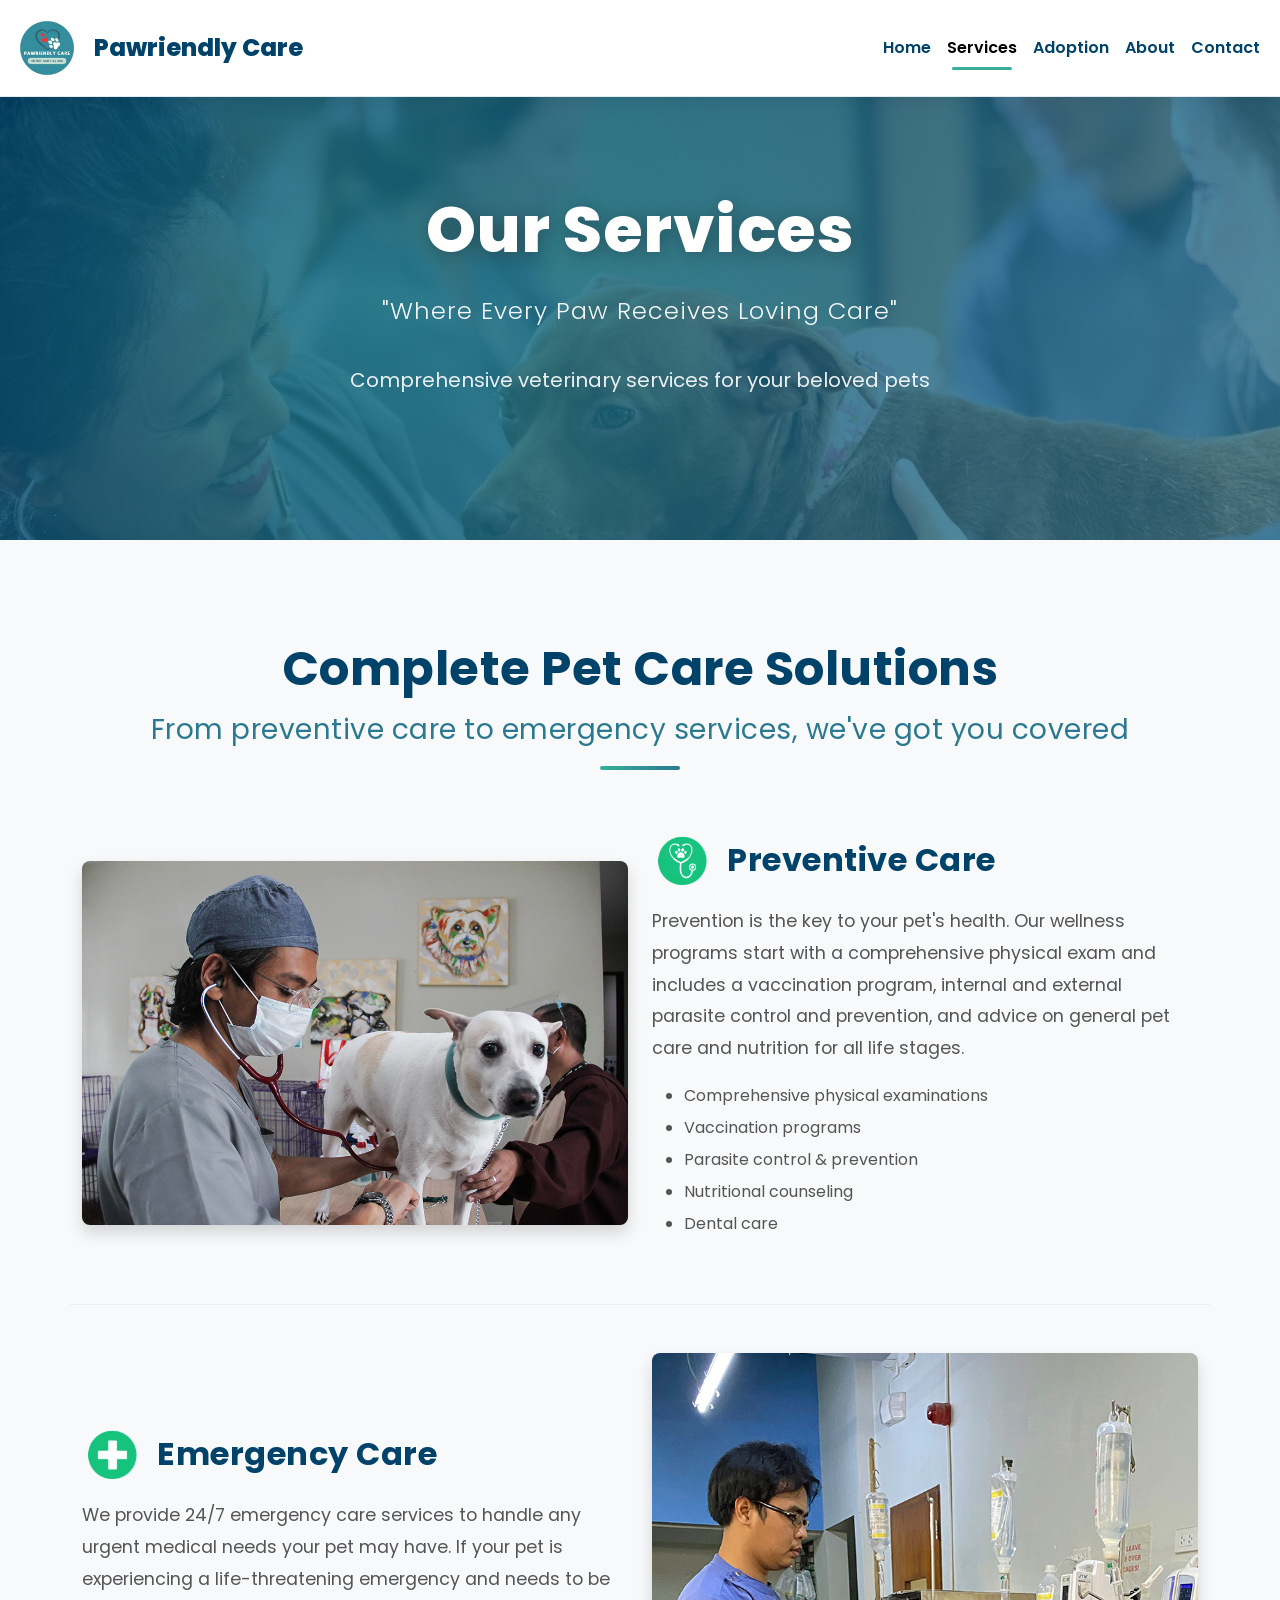
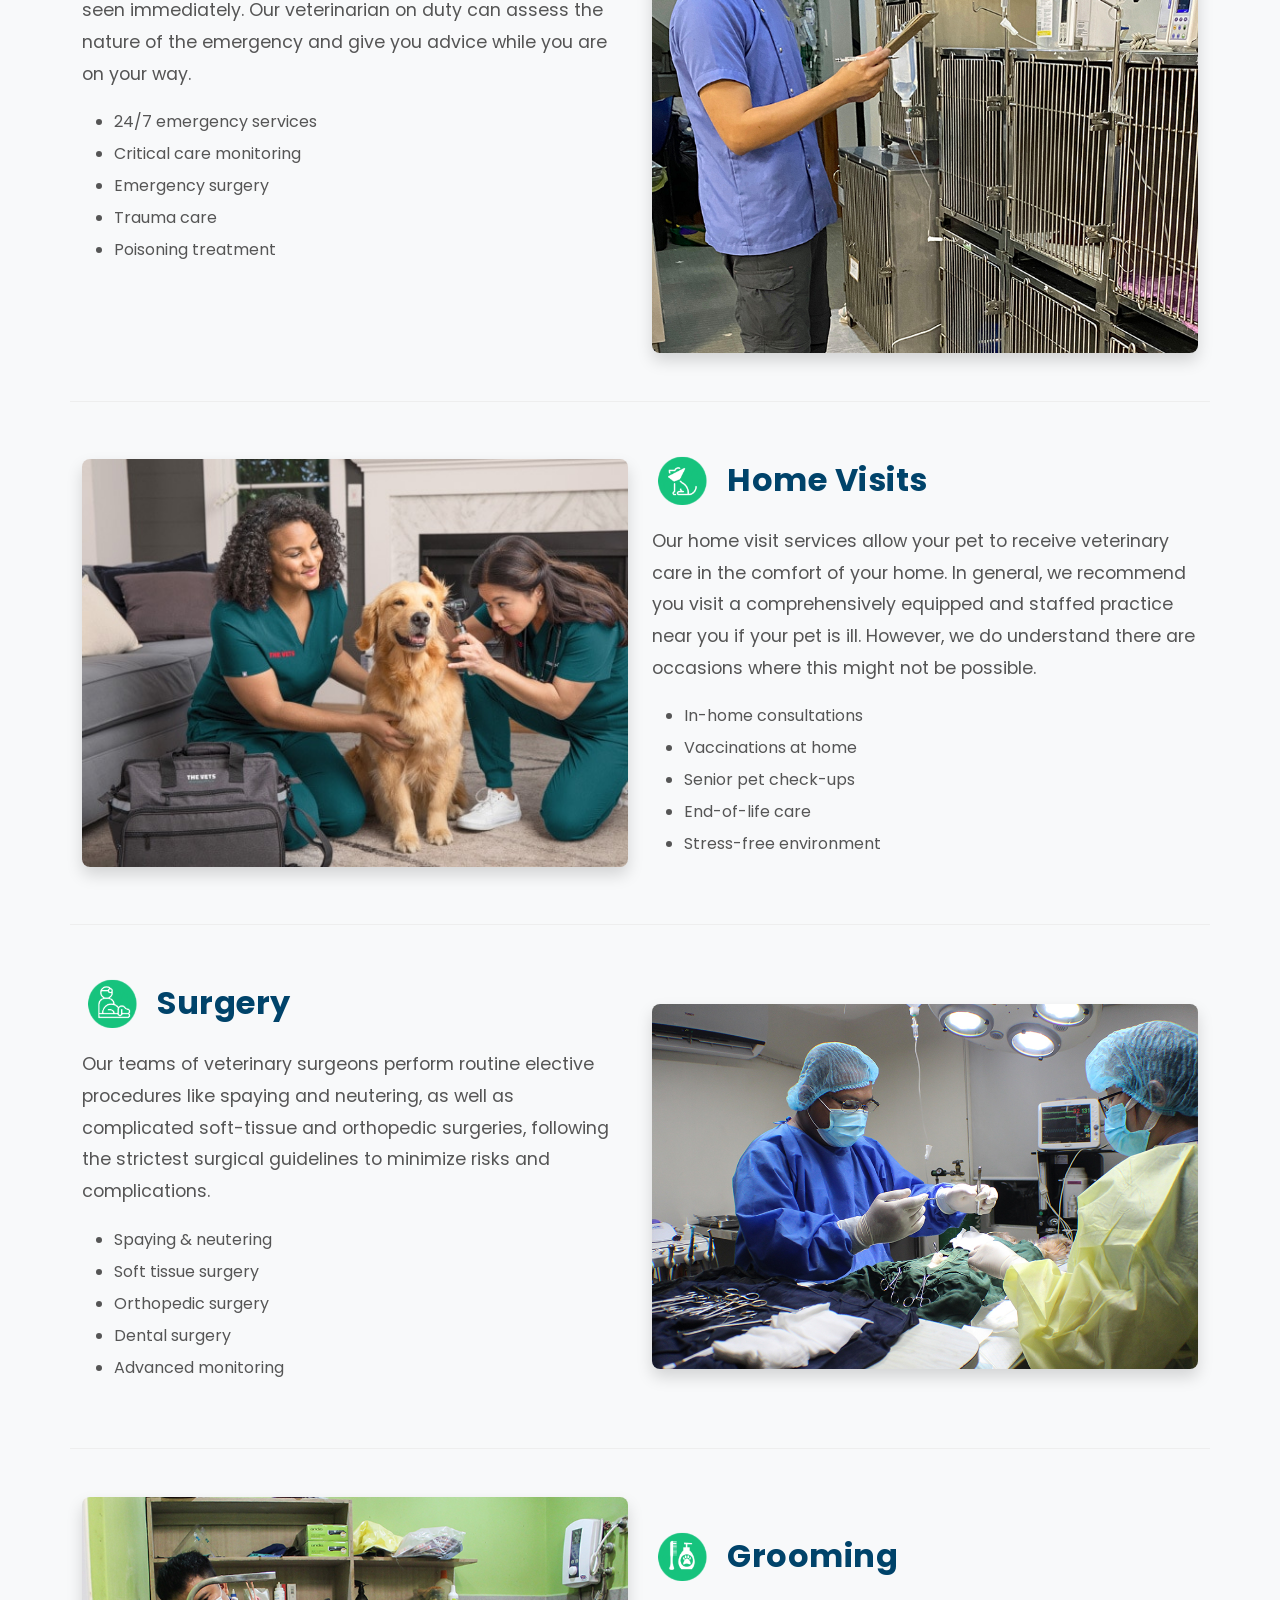
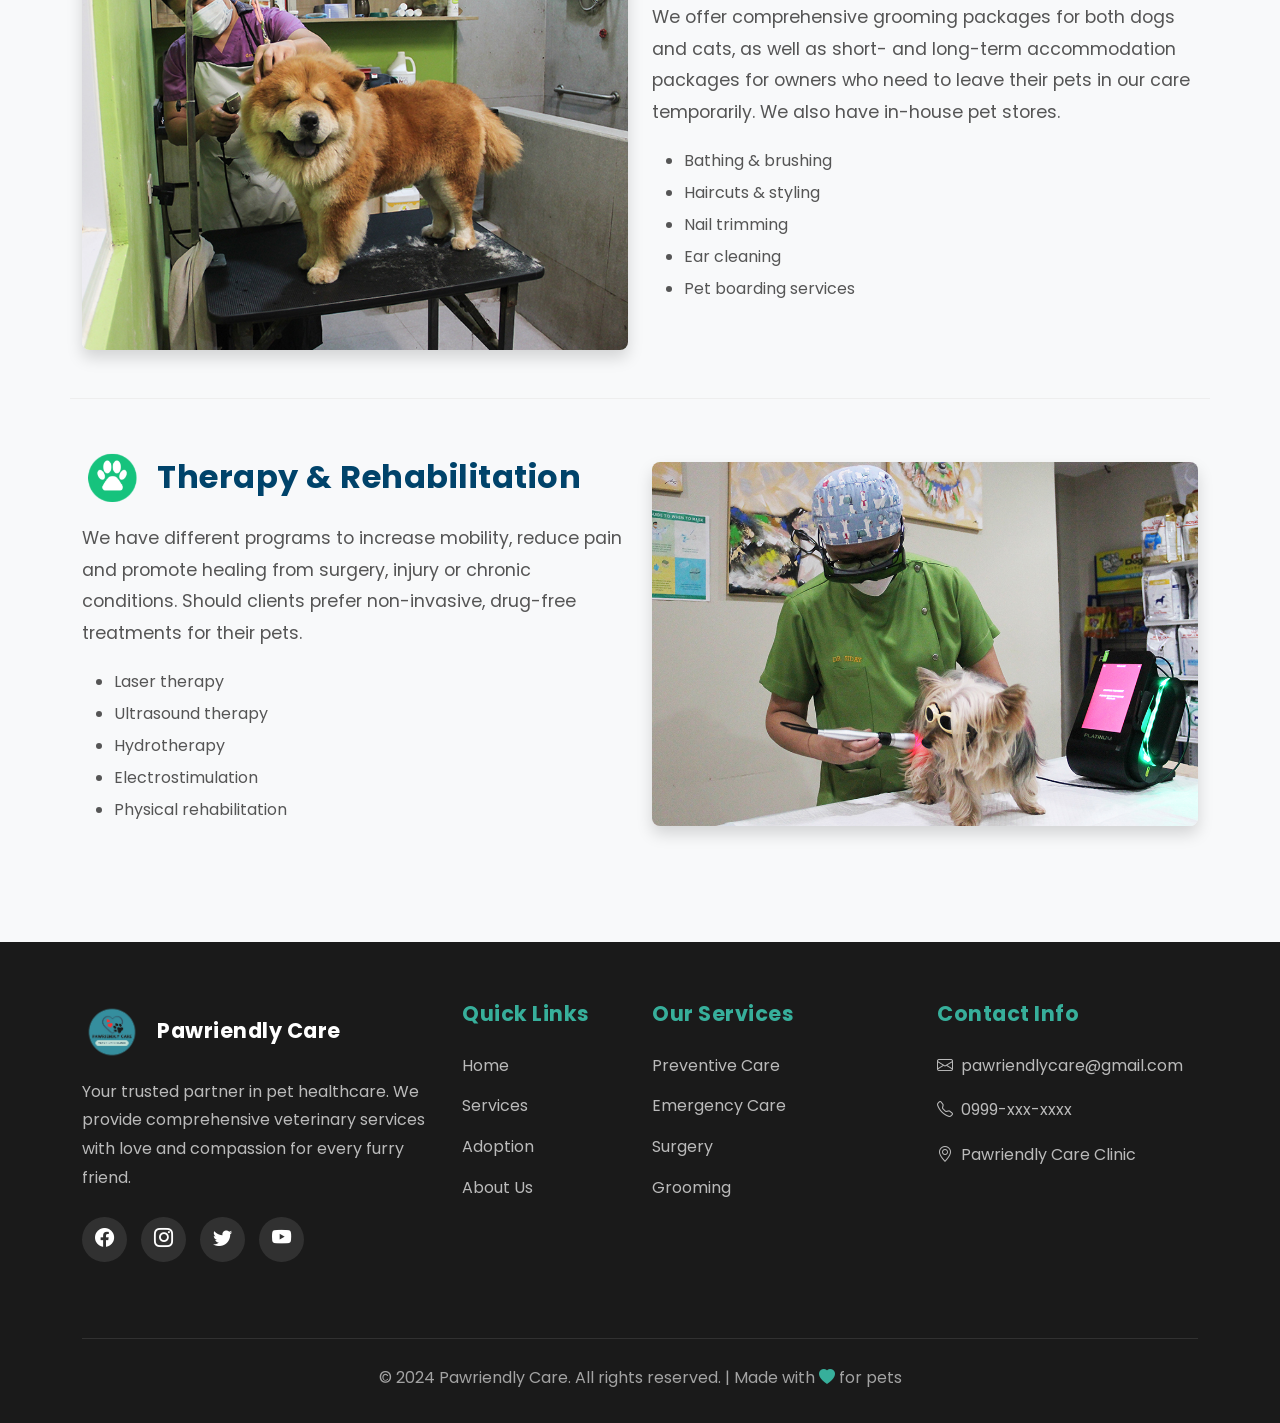
<file: CASE STUDY (PAWRIENDLY CARE)/services.html>
<!doctype html>
<html lang="en">

<head>
    <meta charset="utf-8">
    <meta name="viewport" content="width=device-width, initial-scale=1">
    <title>Our Services - Pawriendly Care</title>
    <link rel="shortcut icon" type="image/x-icon" href="Pics/vetLogo.png">
    <link href="https://cdn.jsdelivr.net/npm/bootstrap@5.3.3/dist/css/bootstrap.min.css" rel="stylesheet"
        integrity="sha384-QWTKZyjpPEjISv5WaRU9OFeRpok6YctnYmDr5pNlyT2bRjXh0JMhjY6hW+ALEwIH" crossorigin="anonymous">
    <link
        href="https://fonts.googleapis.com/css2?family=Poppins:ital,wght@0,100;0,200;0,300;0,400;0,500;0,600;0,700;0,800&display=swap"
        rel="stylesheet">
    <link rel="stylesheet" href="https://cdn.jsdelivr.net/npm/bootstrap-icons@1.3.0/font/bootstrap-icons.css">
    <link rel="stylesheet" href="style.css">
    <script src="https://cdn.jsdelivr.net/npm/bootstrap@5.3.3/dist/js/bootstrap.bundle.min.js"
        integrity="sha384-YvpcrYf0tY3lHB60NNkmXc5s9fDVZLESaAA55NDzOxhy9GkcIdslK1eN7N6jIeHz"
        crossorigin="anonymous"></script>
</head>

<body>
    <!-- Navigation -->
    <nav class="navbar navbar-expand-lg navbar-light bg-white">
        <div class="container-fluid">
            <a class="navbar-brand" href="index.html">
                <img class="icon" src="Pics/vetLogo.png" style="height: 70px; width: 70px;" alt="Logo">
                Pawriendly Care
            </a>
            <button class="navbar-toggler" type="button" data-bs-toggle="collapse" data-bs-target="#navbarNav"
                aria-controls="navbarNav" aria-expanded="false" aria-label="Toggle navigation">
                <span class="navbar-toggler-icon"></span>
            </button>
            <div class="collapse navbar-collapse sticky-bar" id="navbarNav">
                <ul class="navbar-nav ms-auto">
                    <li class="nav-item">
                        <a class="nav-link" href="index.html">Home</a>
                    </li>
                    <li class="nav-item">
                        <a class="nav-link active" aria-current="page" href="services.html">Services</a>
                    </li>
                    <li class="nav-item">
                        <a class="nav-link" href="adoption.html">Adoption</a>
                    </li>
                    <li class="nav-item">
                        <a class="nav-link" href="about.html">About</a>
                    </li>
                    <li class="nav-item">
                        <a class="nav-link" href="index.html#contact">Contact</a>
                    </li>
                </ul>
            </div>
        </div>
    </nav>

    <!-- Page Header -->
    <section id="home" style="min-height: 50vh;">
        <div class="container">
            <div class="row justify-content-center">
                <div class="col-12 text-center">
                    <h1>Our Services</h1>
                    <p class="slogan">"Where Every Paw Receives Loving Care"</p>
                    <p class="subtitle">Comprehensive veterinary services for your beloved pets</p>
                </div>
            </div>
        </div>
    </section>

    <!-- Services Section -->
    <section id="services">
        <div class="container">
            <div class="row">
                <div class="col-12 section-intro">
                    <h1>Complete Pet Care Solutions</h1>
                    <h3>From preventive care to emergency services, we've got you covered</h3>
                    <div class="hline"></div>
                </div>
            </div>

            <!-- Preventive Care -->
            <div class="row align-items-center mb-5 pb-5" style="border-bottom: 1px solid #eee;">
                <div class="col-lg-6 mb-4 mb-lg-0">
                    <img src="Pics/preventive_care.jpg" alt="Preventive Care" class="img-fluid rounded-3 shadow">
                </div>
                <div class="col-lg-6">
                    <div class="d-flex align-items-center mb-3">
                        <img src="Pics/icon_PREVENTIVE-CARE.png" alt="Icon" style="width: 60px; height: 60px; margin-right: 15px;">
                        <h2 style="color: var(--primary-color); margin: 0;">Preventive Care</h2>
                    </div>
                    <p style="font-size: 1.1rem; color: #555; line-height: 1.8;">Prevention is the key to your pet's health. Our wellness programs start with a comprehensive physical exam and includes a vaccination program, internal and external parasite control and prevention, and advice on general pet care and nutrition for all life stages.</p>
                    <ul style="color: #555; line-height: 2;">
                        <li>Comprehensive physical examinations</li>
                        <li>Vaccination programs</li>
                        <li>Parasite control & prevention</li>
                        <li>Nutritional counseling</li>
                        <li>Dental care</li>
                    </ul>
                </div>
            </div>

            <!-- Emergency Care -->
            <div class="row align-items-center mb-5 pb-5 flex-lg-row-reverse" style="border-bottom: 1px solid #eee;">
                <div class="col-lg-6 mb-4 mb-lg-0">
                    <img src="Pics/emergency_care.jpg" alt="Emergency Care" class="img-fluid rounded-3 shadow">
                </div>
                <div class="col-lg-6">
                    <div class="d-flex align-items-center mb-3">
                        <img src="Pics/icon_EMERGENCY.png" alt="Icon" style="width: 60px; height: 60px; margin-right: 15px;">
                        <h2 style="color: var(--primary-color); margin: 0;">Emergency Care</h2>
                    </div>
                    <p style="font-size: 1.1rem; color: #555; line-height: 1.8;">We provide 24/7 emergency care services to handle any urgent medical needs your pet may have. If your pet is experiencing a life-threatening emergency and needs to be seen immediately. Our veterinarian on duty can assess the nature of the emergency and give you advice while you are on your way.</p>
                    <ul style="color: #555; line-height: 2;">
                        <li>24/7 emergency services</li>
                        <li>Critical care monitoring</li>
                        <li>Emergency surgery</li>
                        <li>Trauma care</li>
                        <li>Poisoning treatment</li>
                    </ul>
                </div>
            </div>

            <!-- Home Visits -->
            <div class="row align-items-center mb-5 pb-5" style="border-bottom: 1px solid #eee;">
                <div class="col-lg-6 mb-4 mb-lg-0">
                    <img src="Pics/home_visits.jpg" alt="Home Visits" class="img-fluid rounded-3 shadow">
                </div>
                <div class="col-lg-6">
                    <div class="d-flex align-items-center mb-3">
                        <img src="Pics/icon_OUTPATIENT-INPATIENT.png" alt="Icon" style="width: 60px; height: 60px; margin-right: 15px;">
                        <h2 style="color: var(--primary-color); margin: 0;">Home Visits</h2>
                    </div>
                    <p style="font-size: 1.1rem; color: #555; line-height: 1.8;">Our home visit services allow your pet to receive veterinary care in the comfort of your home. In general, we recommend you visit a comprehensively equipped and staffed practice near you if your pet is ill. However, we do understand there are occasions where this might not be possible.</p>
                    <ul style="color: #555; line-height: 2;">
                        <li>In-home consultations</li>
                        <li>Vaccinations at home</li>
                        <li>Senior pet check-ups</li>
                        <li>End-of-life care</li>
                        <li>Stress-free environment</li>
                    </ul>
                </div>
            </div>

            <!-- Surgery -->
            <div class="row align-items-center mb-5 pb-5 flex-lg-row-reverse" style="border-bottom: 1px solid #eee;">
                <div class="col-lg-6 mb-4 mb-lg-0">
                    <img src="Pics/surgery.jpg" alt="Surgery" class="img-fluid rounded-3 shadow">
                </div>
                <div class="col-lg-6">
                    <div class="d-flex align-items-center mb-3">
                        <img src="Pics/icon_SURGERY.png" alt="Icon" style="width: 60px; height: 60px; margin-right: 15px;">
                        <h2 style="color: var(--primary-color); margin: 0;">Surgery</h2>
                    </div>
                    <p style="font-size: 1.1rem; color: #555; line-height: 1.8;">Our teams of veterinary surgeons perform routine elective procedures like spaying and neutering, as well as complicated soft-tissue and orthopedic surgeries, following the strictest surgical guidelines to minimize risks and complications.</p>
                    <ul style="color: #555; line-height: 2;">
                        <li>Spaying & neutering</li>
                        <li>Soft tissue surgery</li>
                        <li>Orthopedic surgery</li>
                        <li>Dental surgery</li>
                        <li>Advanced monitoring</li>
                    </ul>
                </div>
            </div>

            <!-- Grooming -->
            <div class="row align-items-center mb-5 pb-5" style="border-bottom: 1px solid #eee;">
                <div class="col-lg-6 mb-4 mb-lg-0">
                    <img src="Pics/grooming.jpg" alt="Grooming" class="img-fluid rounded-3 shadow">
                </div>
                <div class="col-lg-6">
                    <div class="d-flex align-items-center mb-3">
                        <img src="Pics/icon_GROOMING.png" alt="Icon" style="width: 60px; height: 60px; margin-right: 15px;">
                        <h2 style="color: var(--primary-color); margin: 0;">Grooming</h2>
                    </div>
                    <p style="font-size: 1.1rem; color: #555; line-height: 1.8;">We offer comprehensive grooming packages for both dogs and cats, as well as short- and long-term accommodation packages for owners who need to leave their pets in our care temporarily. We also have in-house pet stores.</p>
                    <ul style="color: #555; line-height: 2;">
                        <li>Bathing & brushing</li>
                        <li>Haircuts & styling</li>
                        <li>Nail trimming</li>
                        <li>Ear cleaning</li>
                        <li>Pet boarding services</li>
                    </ul>
                </div>
            </div>

            <!-- Therapy and Rehabilitation -->
            <div class="row align-items-center flex-lg-row-reverse">
                <div class="col-lg-6 mb-4 mb-lg-0">
                    <img src="Pics/therapy_rehabilitation.jpg" alt="Therapy & Rehabilitation" class="img-fluid rounded-3 shadow">
                </div>
                <div class="col-lg-6">
                    <div class="d-flex align-items-center mb-3">
                        <img src="Pics/icon_REHAB.png" alt="Icon" style="width: 60px; height: 60px; margin-right: 15px;">
                        <h2 style="color: var(--primary-color); margin: 0;">Therapy & Rehabilitation</h2>
                    </div>
                    <p style="font-size: 1.1rem; color: #555; line-height: 1.8;">We have different programs to increase mobility, reduce pain and promote healing from surgery, injury or chronic conditions. Should clients prefer non-invasive, drug-free treatments for their pets.</p>
                    <ul style="color: #555; line-height: 2;">
                        <li>Laser therapy</li>
                        <li>Ultrasound therapy</li>
                        <li>Hydrotherapy</li>
                        <li>Electrostimulation</li>
                        <li>Physical rehabilitation</li>
                    </ul>
                </div>
            </div>
        </div>
    </section>

    <!-- Footer -->
    <footer>
        <div class="container">
            <div class="row">
                <div class="col-lg-4 col-md-6 mb-4">
                    <div class="d-flex align-items-center mb-3">
                        <img src="Pics/vetLogo.png" alt="Logo" style="height: 60px; width: 60px; margin-right: 15px;">
                        <h4 style="margin: 0; color: var(--white);">Pawriendly Care</h4>
                    </div>
                    <p>Your trusted partner in pet healthcare. We provide comprehensive veterinary services with love
                        and compassion for every furry friend.</p>
                    <div class="social-icons mt-4">
                        <a href="#"><i class="bi bi-facebook"></i></a>
                        <a href="#"><i class="bi bi-instagram"></i></a>
                        <a href="#"><i class="bi bi-twitter"></i></a>
                        <a href="#"><i class="bi bi-youtube"></i></a>
                    </div>
                </div>
                <div class="col-lg-2 col-md-6 mb-4">
                    <h4>Quick Links</h4>
                    <a href="index.html">Home</a>
                    <a href="services.html">Services</a>
                    <a href="adoption.html">Adoption</a>
                    <a href="about.html">About Us</a>
                </div>
                <div class="col-lg-3 col-md-6 mb-4">
                    <h4>Our Services</h4>
                    <a href="services.html">Preventive Care</a>
                    <a href="services.html">Emergency Care</a>
                    <a href="services.html">Surgery</a>
                    <a href="services.html">Grooming</a>
                </div>
                <div class="col-lg-3 col-md-6 mb-4">
                    <h4>Contact Info</h4>
                    <p><i class="bi bi-envelope me-2"></i>pawriendlycare@gmail.com</p>
                    <p><i class="bi bi-telephone me-2"></i>0999-xxx-xxxx</p>
                    <p><i class="bi bi-geo-alt me-2"></i>Pawriendly Care Clinic</p>
                </div>
            </div>
            <div class="footer-bottom">
                <p>&copy; 2024 Pawriendly Care. All rights reserved. | Made with <i class="bi bi-heart-fill"
                        style="color: var(--accent-color);"></i> for pets</p>
            </div>
        </div>
    </footer>

    <script>
        // Navbar scroll effect
        window.addEventListener('scroll', function () {
            const navbar = document.querySelector('.navbar');
            if (window.scrollY > 50) {
                navbar.classList.add('scrolled');
            } else {
                navbar.classList.remove('scrolled');
            }
        });
    </script>
</body>

</html>
</file>
<file: CASE STUDY (PAWRIENDLY CARE)/style.css>
@import url('https://fonts.googleapis.com/css2?family=Poppins:ital,wght@0,100;0,200;0,300;0,400;0,500;0,600;0,700;0,800;0,900;1,100;1,200;1,300;1,400;1,500;1,600;1,700;1,800;1,900&display=swap');

:root {
    --primary-color: #00436a;
    --secondary-color: #2b7991;
    --accent-color: #37af9b;
    --light-color: #f8f9fa;
    --dark-color: #1a1a1a;
    --white: #ffffff;
    --transition: all 0.3s ease;
}

* {
    margin: 0;
    padding: 0;
    box-sizing: border-box;
}

body {
    line-height: 1.8;
    color: var(--dark-color);
    font-family: 'Poppins', sans-serif;
    overflow-x: hidden;
}

h1, h2, h3, h4, h5, h6 {
    font-weight: 700;
    letter-spacing: 0.5px;
}

a {
    text-decoration: none;
    transition: var(--transition);
}

img {
    max-width: 100%;
    height: auto;
}

section {
    padding: 100px 0;
}

/* Navbar */
.navbar {
    border-bottom: 1px solid rgba(0, 67, 106, 0.1);
    position: fixed;
    top: 0;
    width: 100%;
    z-index: 1030;
    background-color: var(--white);
    box-shadow: 0 2px 20px rgba(0, 0, 0, 0.1);
    transition: var(--transition);
}

.navbar.scrolled {
    box-shadow: 0 4px 30px rgba(0, 0, 0, 0.15);
}

.navbar-brand {
    display: flex;
    align-items: center;
    color: var(--primary-color);
    font-weight: 800;
    font-size: 1.5rem;
}

.navbar-brand img {
    margin-right: 12px;
    transition: var(--transition);
}

.navbar-brand:hover img {
    transform: rotate(10deg) scale(1.1);
}

.navbar-nav .nav-link {
    color: var(--primary-color);
    font-weight: 600;
    padding: 8px 16px;
    position: relative;
    transition: var(--transition);
}

.navbar-nav .nav-link::after {
    content: '';
    position: absolute;
    bottom: 0;
    left: 50%;
    width: 0;
    height: 3px;
    background: var(--accent-color);
    transition: var(--transition);
    transform: translateX(-50%);
    border-radius: 2px;
}

.navbar-nav .nav-link:hover::after,
.navbar-nav .nav-link.active::after {
    width: 70%;
}

.navbar-nav .nav-link:hover {
    color: var(--accent-color);
    transform: translateY(-2px);
}

body {
    padding-top: 90px;
}

/* Hero Section */
#home {
    min-height: 90vh;
    background: linear-gradient(135deg, rgba(0, 67, 106, 0.85), rgba(43, 121, 145, 0.75)), url(Pics/vet3.jpg);
    background-size: cover;
    background-position: center;
    background-attachment: fixed;
    display: flex;
    align-items: center;
    justify-content: center;
    text-align: center;
    color: var(--white);
    position: relative;
}

#home::before {
    content: '';
    position: absolute;
    top: 0;
    left: 0;
    right: 0;
    bottom: 0;
    background: radial-gradient(circle at 30% 50%, rgba(55, 175, 155, 0.3) 0%, transparent 50%);
}

#home .container {
    position: relative;
    z-index: 1;
    animation: fadeInUp 1s ease-out;
}

#home h1 {
    font-size: 4rem;
    font-weight: 800;
    margin-bottom: 20px;
    text-shadow: 2px 2px 20px rgba(0, 0, 0, 0.3);
}

#home .slogan {
    font-size: 1.5rem;
    font-weight: 300;
    margin-bottom: 30px;
    opacity: 0.95;
    letter-spacing: 1px;
}

#home .subtitle {
    font-size: 1.25rem;
    font-weight: 400;
    margin-bottom: 40px;
    opacity: 0.9;
}

.btn-primary {
    background: var(--accent-color);
    border: 2px solid var(--accent-color);
    padding: 14px 40px;
    font-size: 1.1rem;
    font-weight: 600;
    border-radius: 50px;
    transition: var(--transition);
    box-shadow: 0 4px 15px rgba(55, 175, 155, 0.4);
}

.btn-primary:hover {
    background: transparent;
    border-color: var(--white);
    transform: translateY(-3px);
    box-shadow: 0 8px 25px rgba(55, 175, 155, 0.5);
}

.btn-outline-light {
    padding: 14px 40px;
    font-size: 1.1rem;
    font-weight: 600;
    border-radius: 50px;
    border-width: 2px;
    transition: var(--transition);
}

.btn-outline-light:hover {
    background: var(--white);
    color: var(--primary-color);
    transform: translateY(-3px);
}

/* Section Intro */
.section-intro {
    margin-bottom: 60px;
    text-align: center;
}

.section-intro h1 {
    font-size: 3rem;
    color: var(--primary-color);
    margin-bottom: 15px;
}

.section-intro h3 {
    color: var(--secondary-color);
    font-weight: 400;
    margin-bottom: 20px;
}

.hline {
    width: 80px;
    height: 4px;
    background: linear-gradient(90deg, var(--accent-color), var(--secondary-color));
    margin: 0 auto;
    border-radius: 2px;
}

/* Services Section */
#services {
    background: var(--light-color);
}

.icon-box {
    display: flex;
    flex-direction: column;
    justify-content: center;
    align-items: center;
    background: var(--white);
    border-radius: 20px;
    padding: 40px 30px;
    margin-bottom: 30px;
    text-align: center;
    cursor: pointer;
    transition: var(--transition);
    height: 100%;
    box-shadow: 0 5px 20px rgba(0, 0, 0, 0.08);
    border: 2px solid transparent;
}

.icon-box:hover {
    transform: translateY(-10px);
    box-shadow: 0 15px 40px rgba(0, 67, 106, 0.15);
    border-color: var(--accent-color);
}

.icon-box img {
    margin-bottom: 20px;
    transition: var(--transition);
}

.icon-box:hover img {
    transform: scale(1.15) rotate(5deg);
}

.icon-box h4 {
    color: var(--primary-color);
    font-size: 1.3rem;
    font-weight: 700;
    margin: 0;
    background: none;
    text-transform: none;
    padding: 0;
    letter-spacing: 0;
}

/* About Section */
#about {
    background: var(--white);
}

#about p {
    font-size: 1.1rem;
    line-height: 1.9;
    color: #555;
    font-weight: 400;
    margin-bottom: 25px;
}

/* Team Section */
#team {
    background: var(--light-color);
}

.team-card {
    text-align: center;
    margin-bottom: 40px;
    background: var(--white);
    padding: 30px;
    border-radius: 20px;
    transition: var(--transition);
    box-shadow: 0 5px 20px rgba(0, 0, 0, 0.08);
}

.team-card:hover {
    transform: translateY(-10px);
    box-shadow: 0 15px 40px rgba(0, 67, 106, 0.15);
}

.team-card img {
    border-radius: 15px;
    margin-bottom: 20px;
    width: 100%;
    height: auto;
    max-width: 250px;
    max-height: 320px;
    object-fit: cover;
    transition: var(--transition);
}

.team-card:hover img {
    transform: scale(1.05);
}

.team-card h5 {
    font-size: 1.3rem;
    margin-bottom: 10px;
    color: var(--primary-color);
    background: none;
    text-transform: none;
    padding: 0;
}

.team-card p {
    font-size: 1rem;
    color: #6c757d;
    font-weight: 400;
    margin: 0;
}

/* Adoption Section */
#adoption {
    background: var(--white);
}

.pet-card {
    border-radius: 20px;
    padding: 25px;
    margin-bottom: 30px;
    text-align: center;
    background: var(--white);
    box-shadow: 0 5px 20px rgba(0, 0, 0, 0.08);
    transition: var(--transition);
    border: 2px solid transparent;
    overflow: hidden;
}

.pet-card:hover {
    transform: translateY(-10px);
    box-shadow: 0 15px 40px rgba(0, 67, 106, 0.15);
    border-color: var(--accent-color);
}

.pet-card img {
    border-radius: 15px;
    max-height: 220px;
    width: 100%;
    object-fit: cover;
    margin-bottom: 20px;
    transition: var(--transition);
}

.pet-card:hover img {
    transform: scale(1.1);
}

.pet-card h4 {
    color: var(--primary-color);
    font-size: 1.5rem;
    margin-bottom: 10px;
    background: none;
    text-transform: none;
    padding: 0;
}

.pet-card p {
    color: #555;
    font-weight: 400;
    margin: 5px 0;
}

/* Contact Section */
#contact {
    background: linear-gradient(135deg, var(--primary-color), var(--secondary-color));
    color: var(--white);
}

#contact .section-intro h1 {
    color: var(--white);
}

#contact .hline {
    background: var(--accent-color);
}

.contact-item {
    display: flex;
    align-items: center;
    justify-content: center;
    margin-bottom: 25px;
    padding: 20px;
    background: rgba(255, 255, 255, 0.1);
    border-radius: 15px;
    transition: var(--transition);
}

.contact-item:hover {
    background: rgba(255, 255, 255, 0.2);
    transform: translateX(10px);
}

.contact-item i {
    font-size: 2.5rem;
    margin-right: 20px;
    color: var(--accent-color);
}

.contact-item h3 {
    font-size: 1.3rem;
    font-weight: 500;
    margin: 0;
}

/* Footer */
footer {
    background: var(--dark-color);
    color: var(--white);
    padding: 60px 0 30px;
}

footer h4 {
    color: var(--accent-color);
    font-size: 1.3rem;
    margin-bottom: 25px;
    background: none;
    text-transform: none;
    padding: 0;
}

footer p {
    color: rgba(255, 255, 255, 0.7);
    font-weight: 400;
    line-height: 1.8;
}

footer a {
    color: rgba(255, 255, 255, 0.7);
    display: block;
    margin-bottom: 12px;
    transition: var(--transition);
}

footer a:hover {
    color: var(--accent-color);
    padding-left: 10px;
}

.social-icons a {
    display: inline-flex;
    align-items: center;
    justify-content: center;
    width: 45px;
    height: 45px;
    background: rgba(255, 255, 255, 0.1);
    border-radius: 50%;
    margin-right: 10px;
    color: var(--white);
    font-size: 1.2rem;
    transition: var(--transition);
}

.social-icons a:hover {
    background: var(--accent-color);
    transform: translateY(-5px);
    padding-left: 0;
}

.footer-bottom {
    border-top: 1px solid rgba(255, 255, 255, 0.1);
    padding-top: 25px;
    margin-top: 40px;
    text-align: center;
}

.footer-bottom p {
    margin: 0;
    color: rgba(255, 255, 255, 0.6);
}

/* Modal */
.modal-content {
    border-radius: 20px;
    border: none;
    box-shadow: 0 20px 60px rgba(0, 0, 0, 0.2);
}

.modal-header {
    background: linear-gradient(135deg, var(--primary-color), var(--secondary-color));
    color: var(--white);
    border-radius: 20px 20px 0 0;
    padding: 20px 25px;
}

.modal-header .btn-close {
    filter: brightness(0) invert(1);
}

.modal-body {
    padding: 30px;
    color: var(--dark-color);
    font-weight: 400;
    line-height: 1.8;
}

.modal-body img {
    border-radius: 15px;
    margin-top: 20px;
    box-shadow: 0 5px 20px rgba(0, 0, 0, 0.1);
}

.modal-footer {
    border-top: none;
    padding: 20px 30px;
}

/* Animations */
@keyframes fadeIn {
    from {
        opacity: 0;
    }
    to {
        opacity: 1;
    }
}

@keyframes fadeInUp {
    from {
        opacity: 0;
        transform: translateY(30px);
    }
    to {
        opacity: 1;
        transform: translateY(0);
    }
}

@keyframes bounce {
    0%, 20%, 50%, 80%, 100% {
        transform: translateY(0);
    }
    40% {
        transform: translateY(-20px);
    }
    60% {
        transform: translateY(-10px);
    }
}

/* Responsive */
@media (max-width: 992px) {
    #home h1 {
        font-size: 3rem;
    }
    
    section {
        padding: 80px 0;
    }
}

@media (max-width: 768px) {
    #home h1 {
        font-size: 2.5rem;
    }
    
    #home .slogan {
        font-size: 1.2rem;
    }
    
    .section-intro h1 {
        font-size: 2.2rem;
    }
    
    body {
        padding-top: 80px;
    }
}
</file>
